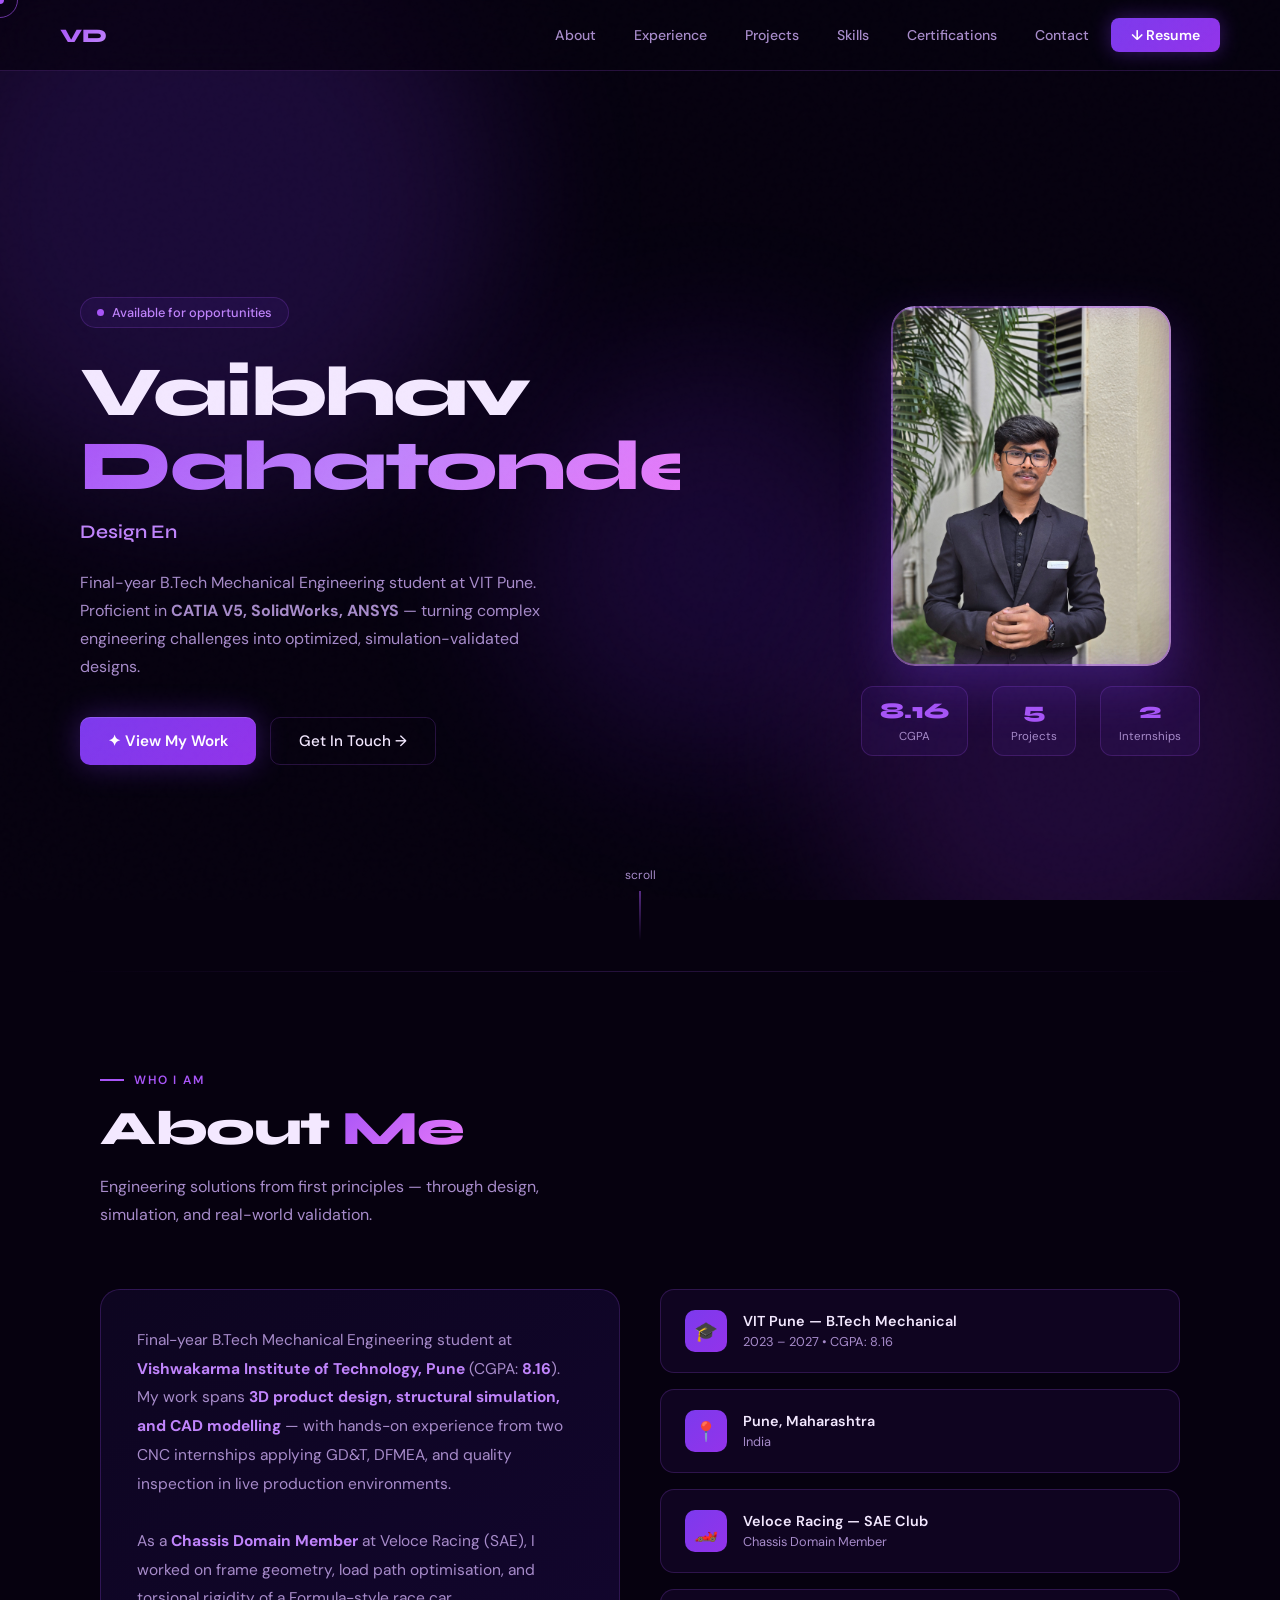
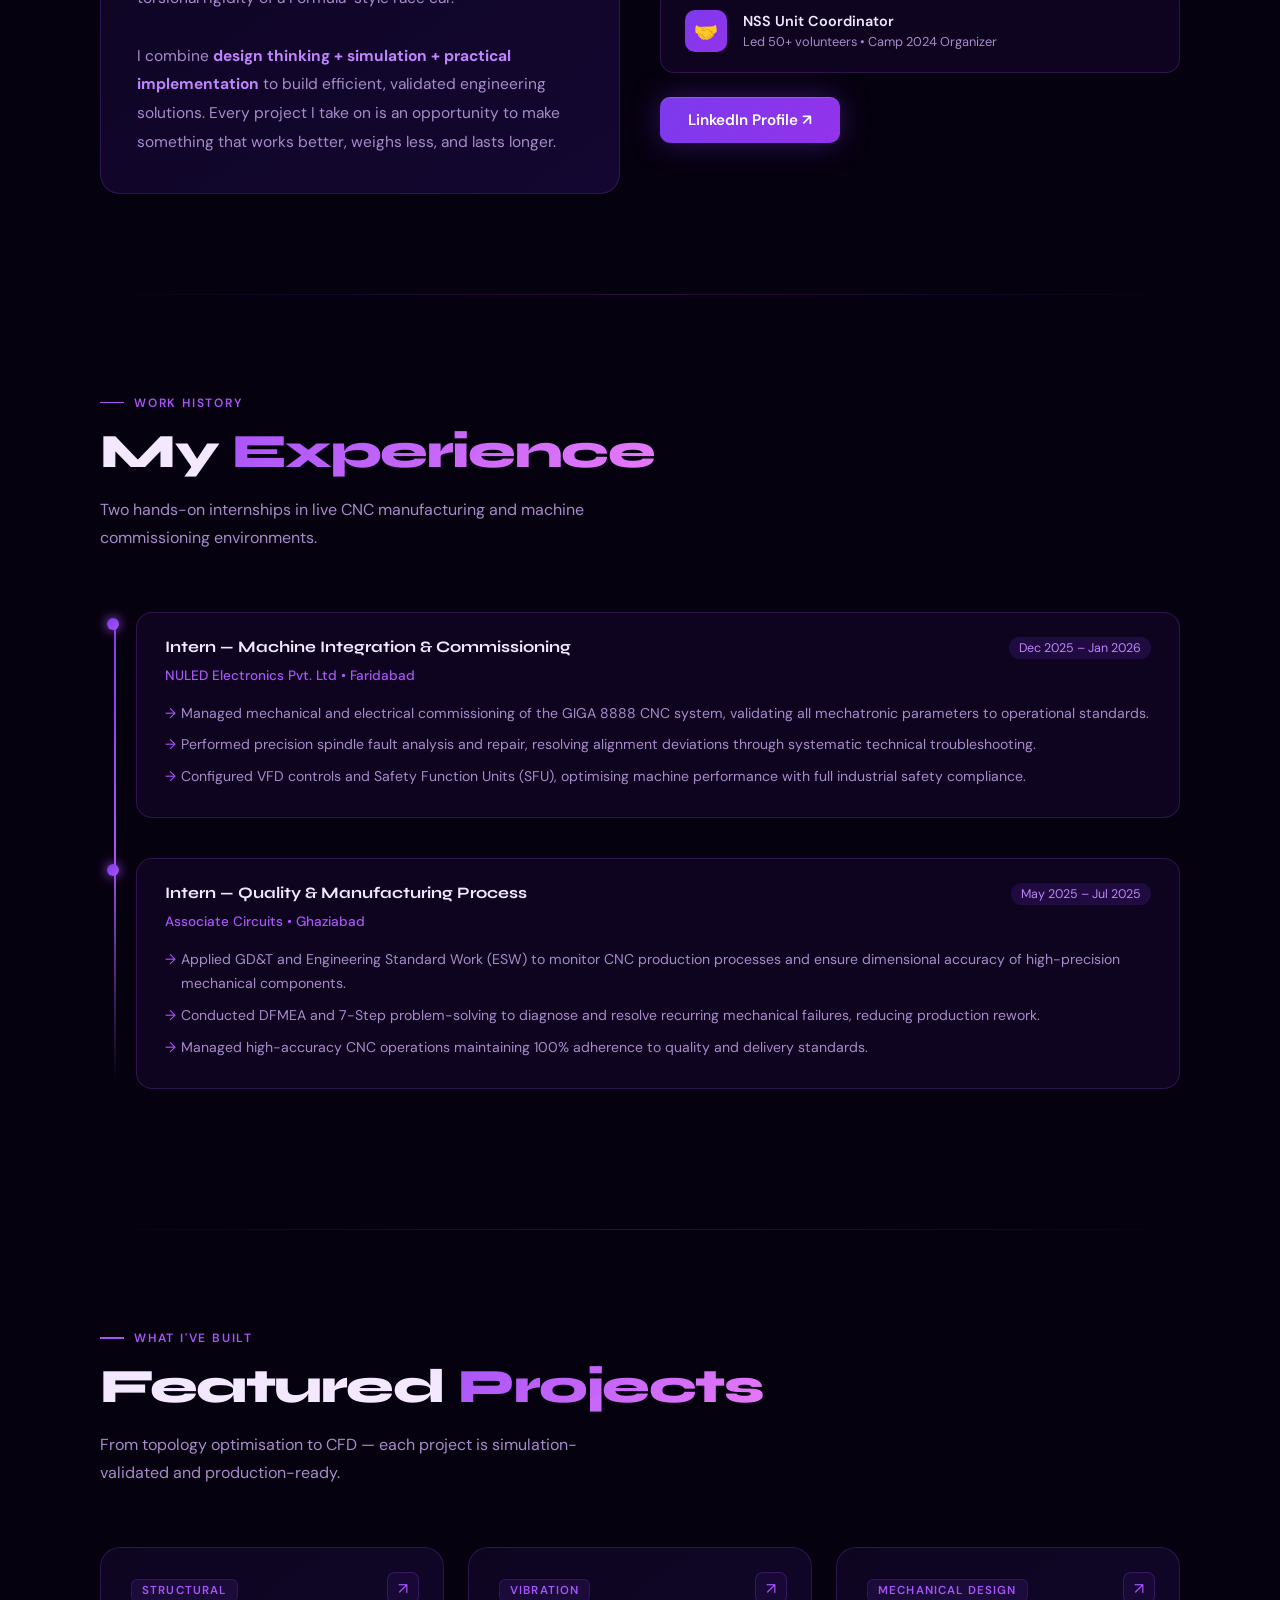
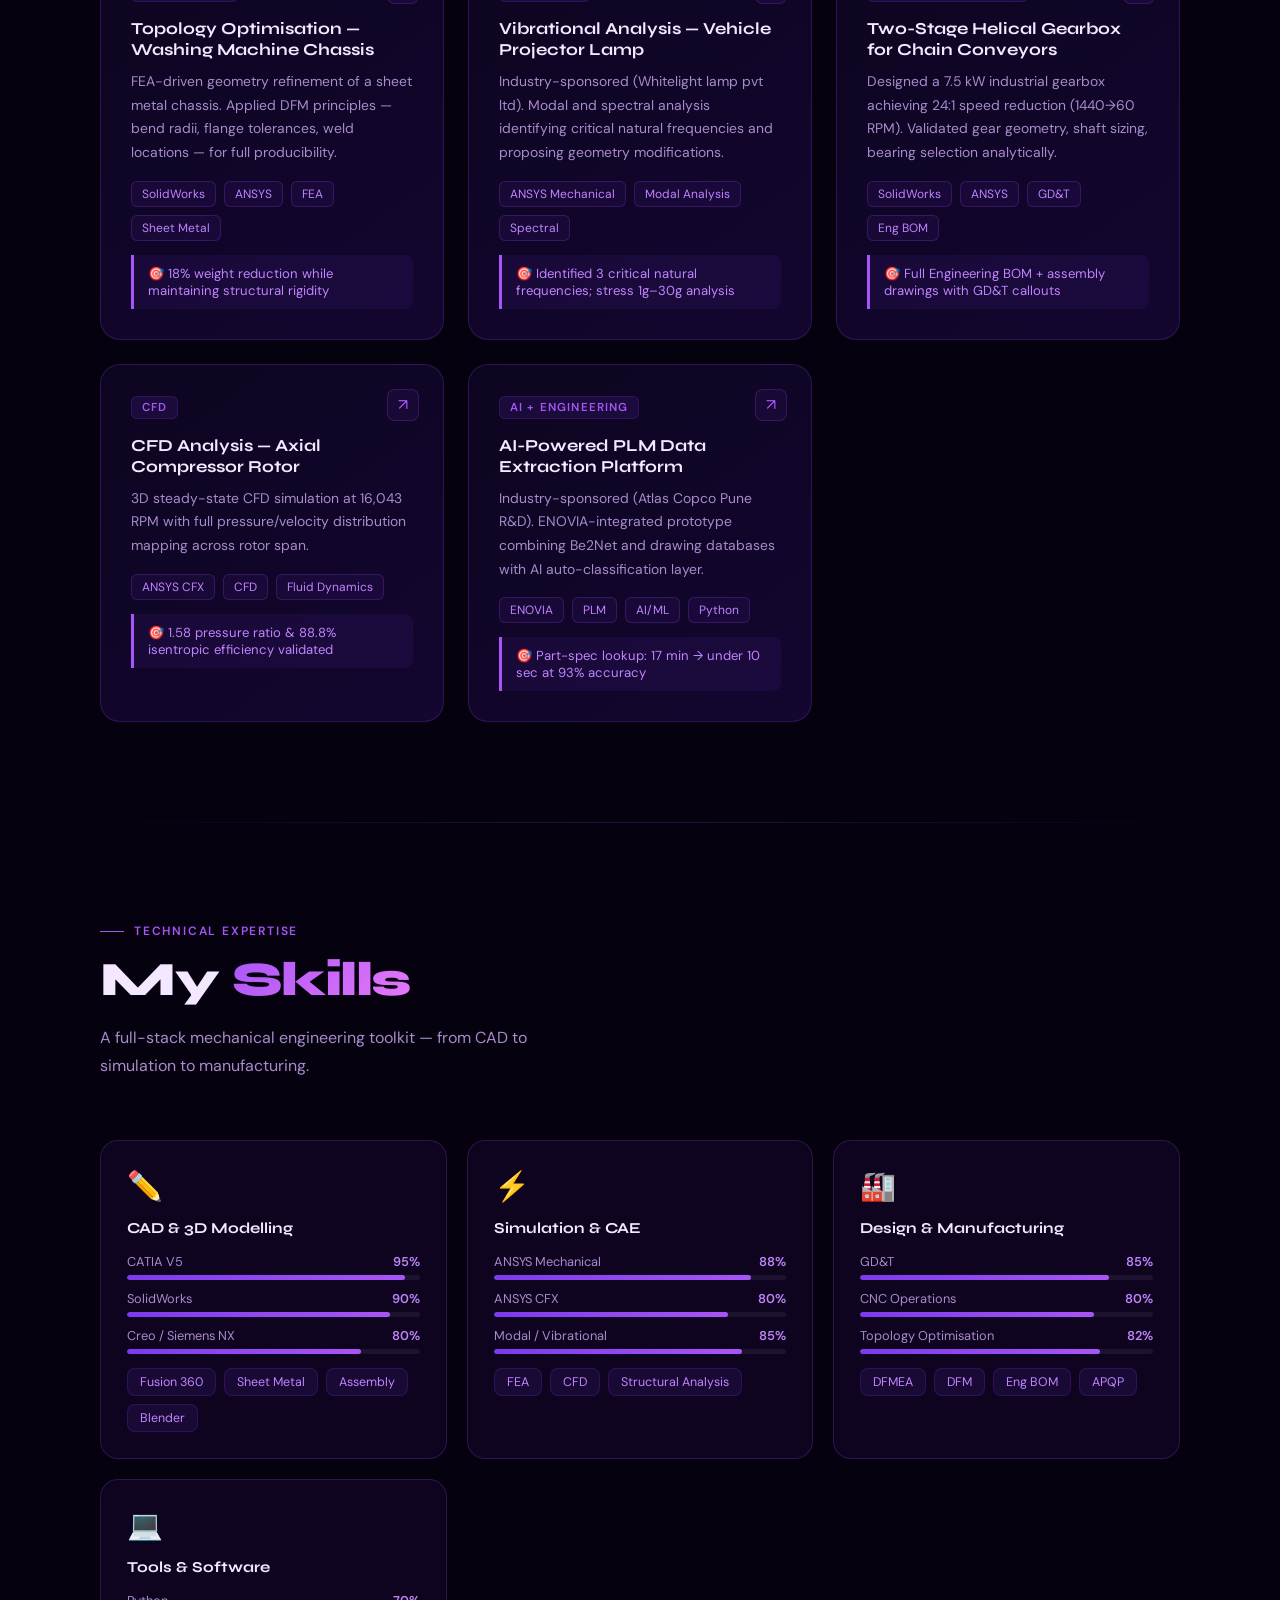
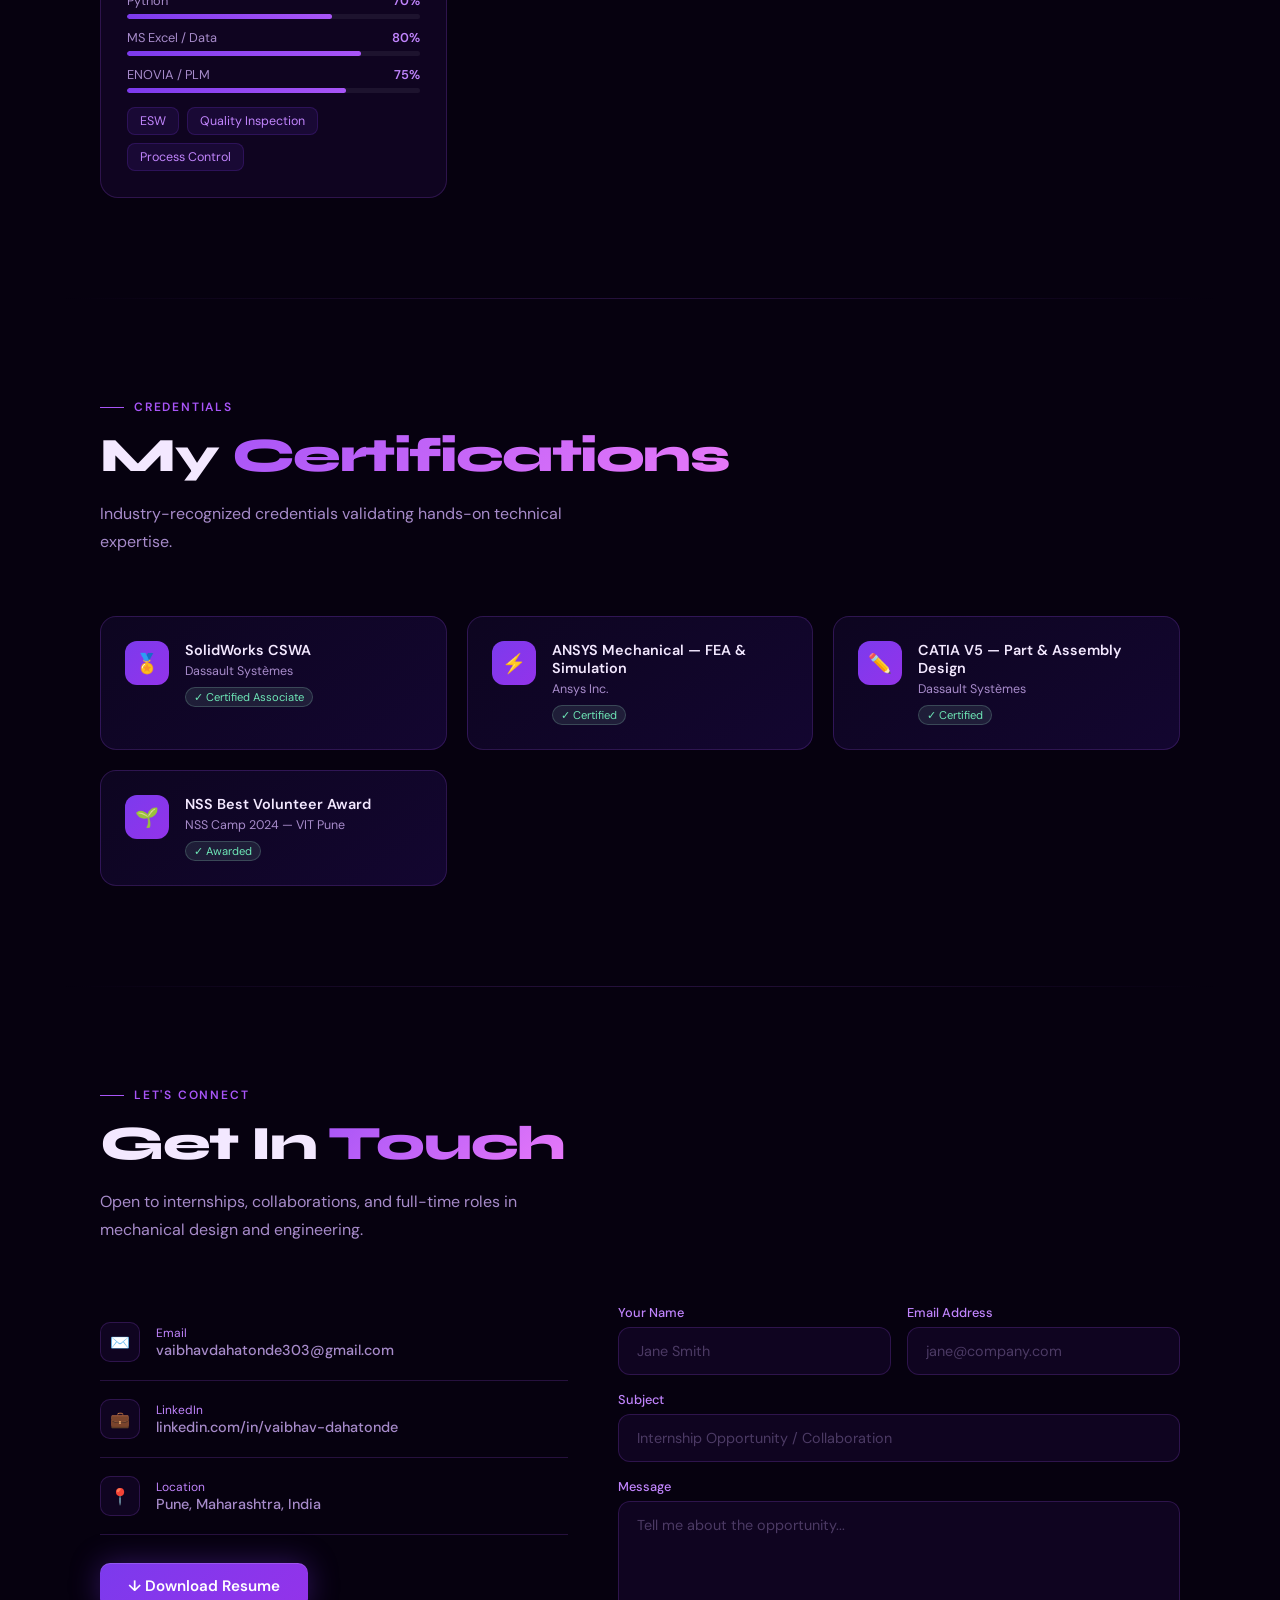
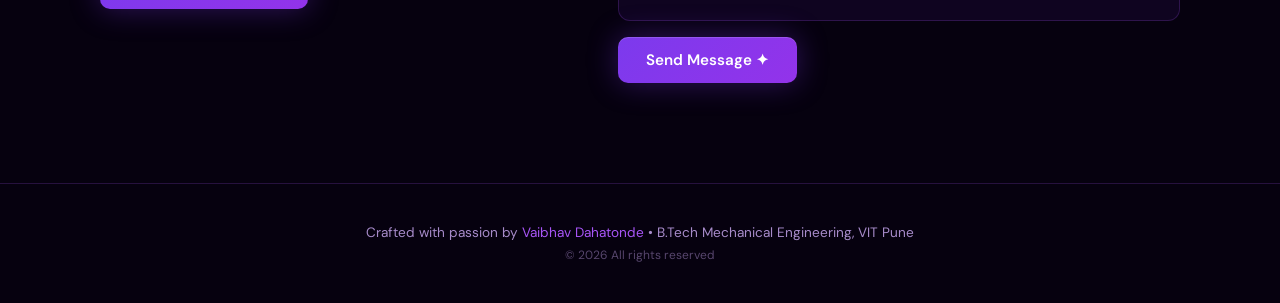
<file: index.html>
<!DOCTYPE html>
<html lang="en">
<head>
<meta charset="UTF-8">
<meta name="viewport" content="width=device-width, initial-scale=1.0">
<title>Vaibhav Dahatonde | Design Engineer</title>
<link href="https://fonts.googleapis.com/css2?family=Syne:wght@400;600;700;800&family=DM+Sans:wght@300;400;500&display=swap" rel="stylesheet">

<style>
:root {
  --v1: #7c3aed;
  --v2: #9333ea;
  --v3: #a855f7;
  --v4: #c084fc;
  --v5: #e9d5ff;
  --bg: #06010f;
  --bg2: #0d0520;
  --bg3: #130630;
  --surface: rgba(124,58,237,0.08);
  --border: rgba(168,85,247,0.2);
  --text: #f3e8ff;
  --muted: #a78bca;
  --glow: 0 0 40px rgba(124,58,237,0.5);
}

*, *::before, *::after { margin:0; padding:0; box-sizing:border-box; }

html { scroll-behavior: smooth; }

body {
  background: var(--bg);
  color: var(--text);
  font-family: 'DM Sans', sans-serif;
  overflow-x: hidden;
  cursor: none;
}

/* ─── CUSTOM CURSOR ─── */
.cursor-dot {
  position: fixed; top:0; left:0; width:8px; height:8px;
  background: var(--v3); border-radius:50%; pointer-events:none;
  z-index:9999; transform:translate(-50%,-50%);
  transition: transform 0.1s;
}
.cursor-ring {
  position: fixed; top:0; left:0; width:36px; height:36px;
  border:1.5px solid rgba(168,85,247,0.6); border-radius:50%;
  pointer-events:none; z-index:9998; transform:translate(-50%,-50%);
  transition: transform 0.15s ease, border-color 0.15s ease;
}
body:has(a:hover) .cursor-ring,
body:has(button:hover) .cursor-ring { transform:translate(-50%,-50%) scale(1.6); border-color:var(--v3); }

/* ─── NOISE OVERLAY ─── */
body::before {
  content:''; position:fixed; inset:0;
  background-image: url("data:image/svg+xml,%3Csvg viewBox='0 0 200 200' xmlns='http://www.w3.org/2000/svg'%3E%3Cfilter id='n'%3E%3CfeTurbulence type='fractalNoise' baseFrequency='0.9' numOctaves='4' stitchTiles='stitch'/%3E%3C/filter%3E%3Crect width='100%25' height='100%25' filter='url(%23n)' opacity='0.04'/%3E%3C/svg%3E");
  pointer-events:none; z-index:1000; opacity:0.4;
}

/* ─── AURORA BG ─── */
.aurora {
  position:fixed; inset:0; pointer-events:none; z-index:0; overflow:hidden;
}
.aurora-blob {
  position:absolute; border-radius:50%; filter:blur(80px); opacity:0.18; animation:drift 12s ease-in-out infinite alternate;
}
.aurora-blob:nth-child(1) { width:600px; height:600px; background:var(--v1); top:-100px; left:-100px; animation-delay:0s; }
.aurora-blob:nth-child(2) { width:500px; height:500px; background:var(--v2); bottom:-100px; right:-50px; animation-delay:-4s; }
.aurora-blob:nth-child(3) { width:400px; height:400px; background:#6d28d9; top:40%; left:40%; animation-delay:-8s; }

@keyframes drift {
  from { transform: translate(0,0) scale(1); }
  to   { transform: translate(40px,40px) scale(1.1); }
}

/* ─── NAV ─── */
header {
  display:flex; justify-content:space-between; align-items:center;
  padding:18px 60px;
  background: rgba(6,1,15,0.7);
  backdrop-filter: blur(20px);
  border-bottom: 1px solid var(--border);
  position:sticky; top:0; z-index:500;
}
.logo {
  font-family:'Syne',sans-serif; font-weight:800; font-size:1.2rem;
  background: linear-gradient(135deg, var(--v3), var(--v4));
  -webkit-background-clip:text; -webkit-text-fill-color:transparent;
  letter-spacing:-0.02em;
}
nav { display:flex; align-items:center; gap:6px; }
nav a {
  color:var(--muted); text-decoration:none; padding:8px 16px;
  border-radius:8px; font-size:0.88rem; font-weight:500;
  transition: all 0.25s; position:relative;
}
nav a:hover { color:var(--text); background:var(--surface); }

.nav-cta {
  background: linear-gradient(135deg, var(--v1), var(--v2)) !important;
  color: white !important; padding:8px 20px !important;
  border-radius:8px; font-weight:600 !important;
  box-shadow: 0 0 20px rgba(124,58,237,0.4);
}
.nav-cta:hover { box-shadow: 0 0 35px rgba(124,58,237,0.7) !important; transform:translateY(-1px); }

.hamburger { display:none; flex-direction:column; gap:5px; cursor:pointer; padding:4px; }
.hamburger span { display:block; width:24px; height:2px; background:var(--v3); border-radius:2px; transition:0.3s; }

/* ─── HERO ─── */
.hero {
  position:relative; z-index:1;
  min-height: 100vh;
  display:flex; align-items:center; justify-content:space-between;
  padding: 80px 80px 60px;
  gap:40px;
}

.hero-left { flex:1; max-width:600px; }

.hero-badge {
  display:inline-flex; align-items:center; gap:8px;
  background: var(--surface); border:1px solid var(--border);
  padding:6px 16px; border-radius:50px; margin-bottom:28px;
  font-size:0.8rem; color:var(--v4); font-weight:500;
}
.hero-badge::before { content:''; width:7px; height:7px; background:var(--v3); border-radius:50%; animation: pulse 2s ease infinite; }
@keyframes pulse { 0%,100%{opacity:1;transform:scale(1);} 50%{opacity:0.5;transform:scale(1.3);} }

h1.hero-title {
  font-family:'Syne',sans-serif; font-size:clamp(2.8rem,5.5vw,5rem);
  font-weight:800; line-height:1.05; letter-spacing:-0.03em; margin-bottom:16px;
}
.hero-title span {
  background: linear-gradient(135deg, var(--v3) 0%, #c084fc 50%, #e879f9 100%);
  -webkit-background-clip:text; -webkit-text-fill-color:transparent;
  display:block;
}

.hero-typing {
  font-family:'Syne',sans-serif; font-size:1.2rem; font-weight:600;
  color:var(--v4); margin-bottom:20px; height:1.5em;
}

.hero-desc {
  color:var(--muted); line-height:1.75; font-size:1rem; margin-bottom:36px; max-width:480px;
}

.hero-buttons { display:flex; gap:14px; flex-wrap:wrap; }

.btn-primary {
  display:inline-flex; align-items:center; gap:8px;
  padding:13px 28px;
  background: linear-gradient(135deg, var(--v1), var(--v2));
  border:none; border-radius:10px; color:white;
  font-family:'DM Sans',sans-serif; font-size:0.95rem; font-weight:600;
  cursor:pointer; text-decoration:none;
  box-shadow: 0 0 30px rgba(124,58,237,0.35), inset 0 1px 0 rgba(255,255,255,0.15);
  transition: all 0.3s;
}
.btn-primary:hover { transform:translateY(-3px); box-shadow:0 0 50px rgba(124,58,237,0.6), inset 0 1px 0 rgba(255,255,255,0.15); }

.btn-outline {
  display:inline-flex; align-items:center; gap:8px;
  padding:13px 28px;
  background:transparent; border:1.5px solid var(--border);
  border-radius:10px; color:var(--text);
  font-family:'DM Sans',sans-serif; font-size:0.95rem; font-weight:500;
  cursor:pointer; text-decoration:none; transition:all 0.3s;
}
.btn-outline:hover { border-color:var(--v3); background:var(--surface); transform:translateY(-3px); }

.hero-right {
  flex-shrink:0; display:flex; flex-direction:column; align-items:center; gap:20px;
}

.avatar-wrap {
  position:relative; width:280px; height:360px;
  border-radius: 24px;
  box-shadow: 0 20px 50px rgba(124,58,237,0.3);
  overflow: hidden;
}
.avatar-wrap::after {
  content: '';
  position: absolute;
  inset: 0;
  border-radius: 24px;
  border: 2px solid rgba(168,85,247,0.5);
  box-shadow: inset 0 0 20px rgba(124,58,237,0.2);
  pointer-events: none;
  z-index: 2;
}
.avatar-ring, .avatar-ring2 {
  display: none;
}
.avatar-wrap img {
  position: absolute;
  top: 0;
  left: 0;
  width: 100%;
  height: 100%;
  object-fit: cover;
  border-radius: 24px;
  z-index: 1;
}
.avatar-placeholder {
  width: 100%; height: 100%; border-radius: 24px;
  background: linear-gradient(135deg, var(--bg3), var(--v1));
  display:flex; align-items:center; justify-content:center;
  font-family:'Syne',sans-serif; font-size:4rem; font-weight:800;
  color:rgba(255,255,255,0.8);
}

.hero-stats {
  display:flex; gap:24px;
}
.stat-chip {
  background:var(--surface); border:1px solid var(--border);
  padding:10px 18px; border-radius:12px; text-align:center;
}
.stat-chip .num { font-family:'Syne',sans-serif; font-size:1.4rem; font-weight:800; color:var(--v3); display:block; }
.stat-chip .label { font-size:0.72rem; color:var(--muted); }

.scroll-hint {
  position:absolute; bottom:30px; left:50%; transform:translateX(-50%);
  display:flex; flex-direction:column; align-items:center; gap:8px;
  color:var(--muted); font-size:0.75rem; z-index:2;
  animation: float 2.5s ease-in-out infinite;
}
.scroll-hint::after {
  content:''; width:1px; height:50px;
  background: linear-gradient(to bottom, var(--v3), transparent);
}
@keyframes float { 0%,100%{transform:translateX(-50%) translateY(0);} 50%{transform:translateX(-50%) translateY(8px);} }

/* ─── SECTION WRAPPER ─── */
.section-wrap {
  position:relative; z-index:1;
  max-width:1200px; margin:0 auto; padding:100px 60px;
}

.section-label {
  font-size:0.75rem; font-weight:600; letter-spacing:0.15em;
  text-transform:uppercase; color:var(--v3); margin-bottom:12px;
  display:flex; align-items:center; gap:10px;
}
.section-label::before { content:''; width:24px; height:1.5px; background:var(--v3); }

h2.section-title {
  font-family:'Syne',sans-serif; font-size:clamp(2rem,4vw,3rem);
  font-weight:800; letter-spacing:-0.03em; margin-bottom:16px;
}

.section-title span {
  background: linear-gradient(135deg, var(--v3), #e879f9);
  -webkit-background-clip:text; -webkit-text-fill-color:transparent;
}

.section-desc { color:var(--muted); max-width:500px; line-height:1.75; margin-bottom:60px; }

/* ─── DIVIDER ─── */
.divider {
  height:1px; background: linear-gradient(to right, transparent, var(--border), transparent);
  margin: 0 60px; position:relative; z-index:1;
}

/* ─── ABOUT ─── */
.about-grid { display:grid; grid-template-columns:1fr 1fr; gap:40px; align-items:start; }

.about-card {
  background: linear-gradient(145deg, var(--bg2), var(--bg3));
  border:1px solid var(--border); border-radius:20px; padding:36px;
  line-height:1.85; color:var(--muted); font-size:0.97rem;
}
.about-card strong { color:var(--v4); }

.about-highlights { display:flex; flex-direction:column; gap:16px; }

.highlight-item {
  background:var(--surface); border:1px solid var(--border);
  border-radius:14px; padding:20px 24px;
  display:flex; align-items:center; gap:16px;
  transition:all 0.3s;
}
.highlight-item:hover { border-color:var(--v3); transform:translateX(6px); }

.hi-icon {
  width:42px; height:42px; border-radius:10px;
  background: linear-gradient(135deg, var(--v1), var(--v2));
  display:flex; align-items:center; justify-content:center; font-size:1.2rem; flex-shrink:0;
}
.hi-text strong { display:block; font-weight:600; font-size:0.9rem; color:var(--text); }
.hi-text span { font-size:0.8rem; color:var(--muted); }

/* ─── EXPERIENCE ─── */
.timeline { position:relative; padding-left:36px; }
.timeline::before {
  content:''; position:absolute; left:14px; top:8px; bottom:8px; width:1.5px;
  background: linear-gradient(to bottom, var(--v1), var(--v3), transparent);
}

.timeline-item { position:relative; margin-bottom:40px; }
.timeline-item::before {
  content:''; position:absolute; left:-29px; top:6px;
  width:12px; height:12px; border-radius:50%;
  background: linear-gradient(135deg, var(--v1), var(--v3));
  box-shadow: 0 0 12px var(--v3);
}

.timeline-card {
  background:var(--surface); border:1px solid var(--border);
  border-radius:16px; padding:24px 28px; transition:all 0.3s;
}
.timeline-card:hover { border-color:var(--v3); box-shadow:0 0 30px rgba(124,58,237,0.15); }

.tc-header { display:flex; justify-content:space-between; align-items:flex-start; flex-wrap:wrap; gap:8px; margin-bottom:8px; }
.tc-role { font-family:'Syne',sans-serif; font-weight:700; font-size:1rem; color:var(--text); }
.tc-period { font-size:0.78rem; color:var(--v4); background:rgba(124,58,237,0.15); padding:3px 10px; border-radius:20px; }
.tc-company { font-size:0.85rem; color:var(--v3); font-weight:500; margin-bottom:14px; }
.tc-points { list-style:none; }
.tc-points li { font-size:0.88rem; color:var(--muted); line-height:1.7; padding:4px 0; padding-left:16px; position:relative; }
.tc-points li::before { content:'→'; position:absolute; left:0; color:var(--v3); }

/* ─── PROJECTS ─── */
.projects-grid { display:grid; grid-template-columns:repeat(auto-fit,minmax(320px,1fr)); gap:24px; }

.project-card {
  background: linear-gradient(145deg, var(--bg2), var(--bg3));
  border:1px solid var(--border); border-radius:20px; padding:30px;
  transition: all 0.4s; position:relative; overflow:hidden;
  cursor:pointer;
}
.project-card::before {
  content:''; position:absolute; inset:0;
  background: linear-gradient(135deg, rgba(124,58,237,0.08), transparent);
  opacity:0; transition:0.4s;
}
.project-card:hover { border-color:var(--v3); transform:translateY(-8px); box-shadow:0 20px 60px rgba(124,58,237,0.2); }
.project-card:hover::before { opacity:1; }

.pc-tag {
  display:inline-block; font-size:0.72rem; font-weight:600; letter-spacing:0.1em;
  text-transform:uppercase; color:var(--v3); background:rgba(124,58,237,0.12);
  border:1px solid rgba(124,58,237,0.2); padding:3px 10px; border-radius:6px; margin-bottom:16px;
}
.pc-title { font-family:'Syne',sans-serif; font-size:1.05rem; font-weight:700; margin-bottom:10px; color:var(--text); }
.pc-desc { font-size:0.87rem; color:var(--muted); line-height:1.7; margin-bottom:16px; }
.pc-tools { display:flex; gap:8px; flex-wrap:wrap; }
.pc-tool {
  font-size:0.75rem; padding:4px 10px; border-radius:6px;
  background:var(--surface); border:1px solid var(--border); color:var(--v4);
}
.pc-arrow {
  position:absolute; top:24px; right:24px; width:32px; height:32px;
  border-radius:8px; background:var(--surface); border:1px solid var(--border);
  display:flex; align-items:center; justify-content:center; color:var(--v3);
  transition:0.3s; font-size:1rem;
}
.project-card:hover .pc-arrow { background:var(--v1); border-color:var(--v1); color:white; }

.pc-achievement {
  margin-top:14px; padding:10px 14px;
  background:rgba(124,58,237,0.08); border-left:3px solid var(--v3);
  border-radius:0 8px 8px 0; font-size:0.82rem; color:var(--v4);
}

/* ─── SKILLS ─── */
.skills-grid { display:grid; grid-template-columns:repeat(auto-fit,minmax(260px,1fr)); gap:20px; }

.skill-category {
  background:var(--surface); border:1px solid var(--border);
  border-radius:18px; padding:26px; transition:all 0.3s;
}
.skill-category:hover { border-color:var(--v3); box-shadow:0 0 30px rgba(124,58,237,0.15); }

.sc-icon { font-size:1.8rem; margin-bottom:14px; }
.sc-title { font-family:'Syne',sans-serif; font-weight:700; font-size:0.95rem; margin-bottom:16px; color:var(--text); }

.skill-bars { display:flex; flex-direction:column; gap:10px; }
.skill-bar-item { }
.sbi-header { display:flex; justify-content:space-between; font-size:0.8rem; margin-bottom:5px; }
.sbi-name { color:var(--muted); }
.sbi-pct { color:var(--v4); font-weight:600; }
.sbi-track { height:5px; background:rgba(255,255,255,0.06); border-radius:5px; overflow:hidden; }
.sbi-fill { height:100%; border-radius:5px; background: linear-gradient(90deg, var(--v1), var(--v3)); transform:scaleX(0); transform-origin:left; transition:transform 1.2s cubic-bezier(0.4,0,0.2,1); }
.sbi-fill.animated { transform:scaleX(1); }

.skill-tags { display:flex; flex-wrap:wrap; gap:8px; margin-top:14px; }
.skill-tag {
  font-size:0.78rem; padding:5px 12px; border-radius:8px;
  background:rgba(124,58,237,0.1); border:1px solid rgba(124,58,237,0.2);
  color:var(--v4); transition:all 0.25s;
}
.skill-tag:hover { background:rgba(124,58,237,0.2); color:var(--v3); }

/* ─── CERTIFICATIONS ─── */
.cert-grid { display:grid; grid-template-columns:repeat(auto-fit,minmax(260px,1fr)); gap:20px; }

.cert-card {
  background: linear-gradient(145deg, var(--bg2), var(--bg3));
  border:1px solid var(--border); border-radius:16px; padding:24px;
  display:flex; align-items:flex-start; gap:16px; transition:all 0.3s;
}
.cert-card:hover { border-color:var(--v3); transform:translateY(-4px); box-shadow:0 12px 40px rgba(124,58,237,0.15); }

.cert-icon {
  width:44px; height:44px; border-radius:12px; flex-shrink:0;
  background: linear-gradient(135deg, var(--v1), var(--v2));
  display:flex; align-items:center; justify-content:center; font-size:1.2rem;
}
.cert-name { font-weight:600; font-size:0.9rem; color:var(--text); margin-bottom:4px; }
.cert-issuer { font-size:0.78rem; color:var(--muted); }
.cert-badge {
  display:inline-block; margin-top:8px; font-size:0.7rem; padding:2px 8px;
  background:rgba(167,243,208,0.1); border:1px solid rgba(167,243,208,0.2);
  color:#6ee7b7; border-radius:20px;
}

/* ─── CONTACT ─── */
.contact-grid { display:grid; grid-template-columns:1fr 1.2fr; gap:50px; align-items:start; }

.contact-info { }
.contact-item {
  display:flex; align-items:center; gap:16px; padding:18px 0;
  border-bottom:1px solid var(--border); color:var(--muted);
  text-decoration:none; transition:0.3s;
}
.contact-item:hover { color:var(--text); }
.contact-item:hover .ci-icon { background: linear-gradient(135deg,var(--v1),var(--v2)); }
.ci-icon {
  width:40px; height:40px; border-radius:10px; background:var(--surface);
  border:1px solid var(--border); display:flex; align-items:center; justify-content:center;
  font-size:1rem; transition:0.3s; flex-shrink:0;
}
.ci-label { font-size:0.75rem; color:var(--v4); }
.ci-val { font-size:0.9rem; font-weight:500; }

.contact-form { display:flex; flex-direction:column; gap:16px; }
.form-group { display:flex; flex-direction:column; gap:6px; }
.form-group label { font-size:0.8rem; color:var(--v4); font-weight:500; }
.form-group input, .form-group textarea {
  background:var(--surface); border:1.5px solid var(--border);
  border-radius:12px; padding:14px 18px; color:var(--text);
  font-family:'DM Sans',sans-serif; font-size:0.9rem; outline:none;
  transition:border-color 0.3s; resize:none;
}
.form-group input:focus, .form-group textarea:focus { border-color:var(--v3); }
.form-group input::placeholder, .form-group textarea::placeholder { color:rgba(167,139,202,0.4); }

/* ─── FOOTER ─── */
footer {
  text-align:center; padding:40px 20px;
  border-top:1px solid var(--border); color:var(--muted);
  font-size:0.85rem; position:relative; z-index:1;
}
footer span { color:var(--v3); }

/* ─── MOBILE NAV ─── */
.mobile-menu {
  display:none; flex-direction:column; gap:4px;
  background:rgba(6,1,15,0.97); backdrop-filter:blur(20px);
  border-bottom:1px solid var(--border);
  padding:16px 24px;
}
.mobile-menu a {
  color:var(--muted); text-decoration:none; padding:10px 0;
  border-bottom:1px solid var(--border); font-size:0.95rem;
  transition:color 0.2s;
}
.mobile-menu a:hover { color:var(--v3); }
.mobile-menu.open { display:flex; }

/* ─── FADE IN ─── */
.fade-up {
  opacity:0; transform:translateY(30px);
  transition: opacity 0.7s ease, transform 0.7s ease;
}
.fade-up.visible { opacity:1; transform:translateY(0); }

/* ─── RESPONSIVE ─── */
@media (max-width: 900px) {
  header { padding:16px 24px; }
  nav { display:none; }
  .hamburger { display:flex; }

  .hero { flex-direction:column; padding:60px 24px 80px; text-align:center; gap:40px; }
  .hero-left { max-width:100%; }
  .hero-desc { margin:0 auto 36px; }
  .hero-buttons { justify-content:center; }
  .hero-right { width:100%; }
  .avatar-wrap { width:220px; height:220px; }
  .hero-stats { justify-content:center; }

  .section-wrap { padding:70px 24px; }
  .about-grid { grid-template-columns:1fr; }
  .contact-grid { grid-template-columns:1fr; }
  .divider { margin:0 24px; }
}

@media (max-width: 600px) {
  h2.section-title { font-size:1.8rem; }
  .hero-stats { gap:12px; }
  .stat-chip { padding:8px 14px; }
  .stat-chip .num { font-size:1.2rem; }
  .projects-grid { grid-template-columns:1fr; }
  .skills-grid { grid-template-columns:1fr; }
  .cert-grid { grid-template-columns:1fr; }
}
</style>
</head>
<body>

<div class="cursor-dot" id="dot"></div>
<div class="cursor-ring" id="ring"></div>

<div class="aurora">
  <div class="aurora-blob"></div>
  <div class="aurora-blob"></div>
  <div class="aurora-blob"></div>
</div>

<!-- ─── HEADER ─── -->
<header>
  <div class="logo">VD</div>
  <nav>
    <a href="#about">About</a>
    <a href="#experience">Experience</a>
    <a href="#projects">Projects</a>
    <a href="#skills">Skills</a>
    <a href="#certifications">Certifications</a>
    <a href="#contact">Contact</a>
    <a href="resume.pdf" download="Vaibhav_Dahatonde_Resume.pdf" class="nav-cta">↓ Resume</a>
  </nav>
  <div class="hamburger" id="hamburger" onclick="toggleMenu()">
    <span></span><span></span><span></span>
  </div>
</header>

<div class="mobile-menu" id="mobileMenu">
  <a href="#about" onclick="toggleMenu()">About</a>
  <a href="#experience" onclick="toggleMenu()">Experience</a>
  <a href="#projects" onclick="toggleMenu()">Projects</a>
  <a href="#skills" onclick="toggleMenu()">Skills</a>
  <a href="#certifications" onclick="toggleMenu()">Certifications</a>
  <a href="#contact" onclick="toggleMenu()">Contact</a>
  <a href="resume.pdf" download="Vaibhav_Dahatonde_Resume.pdf" onclick="toggleMenu()">↓ Download Resume</a>
</div>

<!-- ─── HERO ─── -->
<section class="hero">
  <div class="hero-left fade-up">
    <div class="hero-badge">Available for opportunities</div>
    <h1 class="hero-title">
      Vaibhav
      <span>Dahatonde</span>
    </h1>
    <div class="hero-typing" id="typing"></div>
    <p class="hero-desc">
      Final-year B.Tech Mechanical Engineering student at VIT Pune. Proficient in
      <strong>CATIA V5, SolidWorks, ANSYS</strong> — turning complex engineering challenges into
      optimized, simulation-validated designs.
    </p>
    <div class="hero-buttons">
      <a href="projects.html" class="btn-primary">
        ✦ View My Work
      </a>
      <a href="#contact" class="btn-outline">
        Get In Touch →
      </a>
    </div>
  </div>

  <div class="hero-right fade-up" style="transition-delay:0.2s">
    <div class="avatar-wrap">
      <div class="avatar-ring"></div>
      <div class="avatar-ring2"></div>
      <img src="avatar.jpg" alt="Vaibhav Dahatonde">
       </div>
    <div class="hero-stats">
      <div class="stat-chip">
        <span class="num" data-target="8.16">0</span>
        <span class="label">CGPA</span>
      </div>
      <div class="stat-chip">
        <span class="num" data-target="5">0</span>
        <span class="label">Projects</span>
      </div>
      <div class="stat-chip">
        <span class="num" data-target="2">0</span>
        <span class="label">Internships</span>
      </div>
    </div>
  </div>

  <div class="scroll-hint">scroll</div>
</section>

<div class="divider"></div>

<!-- ─── ABOUT ─── -->
<section id="about" class="section-wrap">
  <div class="section-label">Who I Am</div>
  <h2 class="section-title">About <span>Me</span></h2>
  <p class="section-desc">Engineering solutions from first principles — through design, simulation, and real-world validation.</p>

  <div class="about-grid fade-up">
    <div class="about-card">
      <p>
        Final-year B.Tech Mechanical Engineering student at <strong>Vishwakarma Institute of Technology, Pune</strong> (CGPA: <strong>8.16</strong>). 
        My work spans <strong>3D product design, structural simulation, and CAD modelling</strong> — with hands-on experience from two CNC internships applying GD&T, DFMEA, and quality inspection in live production environments.
        <br><br>
        As a <strong>Chassis Domain Member</strong> at Veloce Racing (SAE), I worked on frame geometry, load path optimisation, and torsional rigidity of a Formula-style race car.
        <br><br>
        I combine <strong>design thinking + simulation + practical implementation</strong> to build efficient, validated engineering solutions. Every project I take on is an opportunity to make something that works better, weighs less, and lasts longer.
      </p>
    </div>
    <div class="about-highlights">
      <div class="highlight-item">
        <div class="hi-icon">🎓</div>
        <div class="hi-text">
          <strong>VIT Pune — B.Tech Mechanical</strong>
          <span>2023 – 2027 • CGPA: 8.16</span>
        </div>
      </div>
      <div class="highlight-item">
        <div class="hi-icon">📍</div>
        <div class="hi-text">
          <strong>Pune, Maharashtra</strong>
          <span>India</span>
        </div>
      </div>
      <div class="highlight-item">
        <div class="hi-icon">🏎️</div>
        <div class="hi-text">
          <strong>Veloce Racing — SAE Club</strong>
          <span>Chassis Domain Member</span>
        </div>
      </div>
      <div class="highlight-item">
        <div class="hi-icon">🤝</div>
        <div class="hi-text">
          <strong>NSS Unit Coordinator</strong>
          <span>Led 50+ volunteers • Camp 2024 Organizer</span>
        </div>
      </div>
      <a href="https://linkedin.com/in/vaibhav-dahatonde" target="_blank" class="btn-primary" style="align-self:flex-start; margin-top:8px;">
        LinkedIn Profile ↗
      </a>
    </div>
  </div>
</section>

<div class="divider"></div>

<!-- ─── EXPERIENCE ─── -->
<section id="experience" class="section-wrap">
  <div class="section-label">Work History</div>
  <h2 class="section-title">My <span>Experience</span></h2>
  <p class="section-desc">Two hands-on internships in live CNC manufacturing and machine commissioning environments.</p>

  <div class="timeline fade-up">
    <div class="timeline-item">
      <div class="timeline-card">
        <div class="tc-header">
          <div class="tc-role">Intern — Machine Integration & Commissioning</div>
          <div class="tc-period">Dec 2025 – Jan 2026</div>
        </div>
        <div class="tc-company">NULED Electronics Pvt. Ltd • Faridabad</div>
        <ul class="tc-points">
          <li>Managed mechanical and electrical commissioning of the GIGA 8888 CNC system, validating all mechatronic parameters to operational standards.</li>
          <li>Performed precision spindle fault analysis and repair, resolving alignment deviations through systematic technical troubleshooting.</li>
          <li>Configured VFD controls and Safety Function Units (SFU), optimising machine performance with full industrial safety compliance.</li>
        </ul>
      </div>
    </div>
    <div class="timeline-item">
      <div class="timeline-card">
        <div class="tc-header">
          <div class="tc-role">Intern — Quality & Manufacturing Process</div>
          <div class="tc-period">May 2025 – Jul 2025</div>
        </div>
        <div class="tc-company">Associate Circuits • Ghaziabad</div>
        <ul class="tc-points">
          <li>Applied GD&T and Engineering Standard Work (ESW) to monitor CNC production processes and ensure dimensional accuracy of high-precision mechanical components.</li>
          <li>Conducted DFMEA and 7-Step problem-solving to diagnose and resolve recurring mechanical failures, reducing production rework.</li>
          <li>Managed high-accuracy CNC operations maintaining 100% adherence to quality and delivery standards.</li>
        </ul>
      </div>
    </div>
  </div>
</section>

<div class="divider"></div>

<!-- ─── PROJECTS ─── -->
<section id="projects" class="section-wrap">
  <div class="section-label">What I've Built</div>
  <h2 class="section-title">Featured <span>Projects</span></h2>
  <p class="section-desc">From topology optimisation to CFD — each project is simulation-validated and production-ready.</p>

  <div class="projects-grid">

    <div class="project-card fade-up">
      <div class="pc-arrow">↗</div>
      <div class="pc-tag">Structural</div>
      <div class="pc-title">Topology Optimisation — Washing Machine Chassis</div>
      <div class="pc-desc">FEA-driven geometry refinement of a sheet metal chassis. Applied DFM principles — bend radii, flange tolerances, weld locations — for full producibility.</div>
      <div class="pc-tools">
        <span class="pc-tool">SolidWorks</span>
        <span class="pc-tool">ANSYS</span>
        <span class="pc-tool">FEA</span>
        <span class="pc-tool">Sheet Metal</span>
      </div>
      <div class="pc-achievement">🎯 18% weight reduction while maintaining structural rigidity</div>
    </div>

    <div class="project-card fade-up" style="transition-delay:0.1s">
      <div class="pc-arrow">↗</div>
      <div class="pc-tag">Vibration</div>
      <div class="pc-title">Vibrational Analysis — Vehicle Projector Lamp</div>
      <div class="pc-desc">Industry-sponsored (Whitelight lamp pvt ltd). Modal and spectral analysis identifying critical natural frequencies and proposing geometry modifications.</div>
      <div class="pc-tools">
        <span class="pc-tool">ANSYS Mechanical</span>
        <span class="pc-tool">Modal Analysis</span>
        <span class="pc-tool">Spectral</span>
      </div>
      <div class="pc-achievement">🎯 Identified 3 critical natural frequencies; stress 1g–30g analysis</div>
    </div>

    <div class="project-card fade-up" style="transition-delay:0.2s">
      <div class="pc-arrow">↗</div>
      <div class="pc-tag">Mechanical Design</div>
      <div class="pc-title">Two-Stage Helical Gearbox for Chain Conveyors</div>
      <div class="pc-desc">Designed a 7.5 kW industrial gearbox achieving 24:1 speed reduction (1440→60 RPM). Validated gear geometry, shaft sizing, bearing selection analytically.</div>
      <div class="pc-tools">
        <span class="pc-tool">SolidWorks</span>
        <span class="pc-tool">ANSYS</span>
        <span class="pc-tool">GD&T</span>
        <span class="pc-tool">Eng BOM</span>
      </div>
      <div class="pc-achievement">🎯 Full Engineering BOM + assembly drawings with GD&T callouts</div>
    </div>

    <div class="project-card fade-up" style="transition-delay:0.3s">
      <div class="pc-arrow">↗</div>
      <div class="pc-tag">CFD</div>
      <div class="pc-title">CFD Analysis — Axial Compressor Rotor</div>
      <div class="pc-desc">3D steady-state CFD simulation at 16,043 RPM with full pressure/velocity distribution mapping across rotor span.</div>
      <div class="pc-tools">
        <span class="pc-tool">ANSYS CFX</span>
        <span class="pc-tool">CFD</span>
        <span class="pc-tool">Fluid Dynamics</span>
      </div>
      <div class="pc-achievement">🎯 1.58 pressure ratio & 88.8% isentropic efficiency validated</div>
    </div>

    <div class="project-card fade-up" style="transition-delay:0.4s">
      <div class="pc-arrow">↗</div>
      <div class="pc-tag">AI + Engineering</div>
      <div class="pc-title">AI-Powered PLM Data Extraction Platform</div>
      <div class="pc-desc">Industry-sponsored (Atlas Copco Pune R&D). ENOVIA-integrated prototype combining Be2Net and drawing databases with AI auto-classification layer.</div>
      <div class="pc-tools">
        <span class="pc-tool">ENOVIA</span>
        <span class="pc-tool">PLM</span>
        <span class="pc-tool">AI/ML</span>
        <span class="pc-tool">Python</span>
      </div>
      <div class="pc-achievement">🎯 Part-spec lookup: 17 min → under 10 sec at 93% accuracy</div>
    </div>

  </div>
</section>

<div class="divider"></div>

<!-- ─── SKILLS ─── -->
<section id="skills" class="section-wrap">
  <div class="section-label">Technical Expertise</div>
  <h2 class="section-title">My <span>Skills</span></h2>
  <p class="section-desc">A full-stack mechanical engineering toolkit — from CAD to simulation to manufacturing.</p>

  <div class="skills-grid">

    <div class="skill-category fade-up">
      <div class="sc-icon">✏️</div>
      <div class="sc-title">CAD & 3D Modelling</div>
      <div class="skill-bars">
        <div class="skill-bar-item">
          <div class="sbi-header"><span class="sbi-name">CATIA V5</span><span class="sbi-pct">95%</span></div>
          <div class="sbi-track"><div class="sbi-fill" style="--w:0.95"></div></div>
        </div>
        <div class="skill-bar-item">
          <div class="sbi-header"><span class="sbi-name">SolidWorks</span><span class="sbi-pct">90%</span></div>
          <div class="sbi-track"><div class="sbi-fill" style="--w:0.9"></div></div>
        </div>
        <div class="skill-bar-item">
          <div class="sbi-header"><span class="sbi-name">Creo / Siemens NX</span><span class="sbi-pct">80%</span></div>
          <div class="sbi-track"><div class="sbi-fill" style="--w:0.8"></div></div>
        </div>
      </div>
      <div class="skill-tags">
        <span class="skill-tag">Fusion 360</span>
        <span class="skill-tag">Sheet Metal</span>
        <span class="skill-tag">Assembly</span>
        <span class="skill-tag">Blender</span>
      </div>
    </div>

    <div class="skill-category fade-up" style="transition-delay:0.1s">
      <div class="sc-icon">⚡</div>
      <div class="sc-title">Simulation & CAE</div>
      <div class="skill-bars">
        <div class="skill-bar-item">
          <div class="sbi-header"><span class="sbi-name">ANSYS Mechanical</span><span class="sbi-pct">88%</span></div>
          <div class="sbi-track"><div class="sbi-fill" style="--w:0.88"></div></div>
        </div>
        <div class="skill-bar-item">
          <div class="sbi-header"><span class="sbi-name">ANSYS CFX</span><span class="sbi-pct">80%</span></div>
          <div class="sbi-track"><div class="sbi-fill" style="--w:0.8"></div></div>
        </div>
        <div class="skill-bar-item">
          <div class="sbi-header"><span class="sbi-name">Modal / Vibrational</span><span class="sbi-pct">85%</span></div>
          <div class="sbi-track"><div class="sbi-fill" style="--w:0.85"></div></div>
        </div>
      </div>
      <div class="skill-tags">
        <span class="skill-tag">FEA</span>
        <span class="skill-tag">CFD</span>
        <span class="skill-tag">Structural Analysis</span>
      </div>
    </div>

    <div class="skill-category fade-up" style="transition-delay:0.2s">
      <div class="sc-icon">🏭</div>
      <div class="sc-title">Design & Manufacturing</div>
      <div class="skill-bars">
        <div class="skill-bar-item">
          <div class="sbi-header"><span class="sbi-name">GD&T</span><span class="sbi-pct">85%</span></div>
          <div class="sbi-track"><div class="sbi-fill" style="--w:0.85"></div></div>
        </div>
        <div class="skill-bar-item">
          <div class="sbi-header"><span class="sbi-name">CNC Operations</span><span class="sbi-pct">80%</span></div>
          <div class="sbi-track"><div class="sbi-fill" style="--w:0.8"></div></div>
        </div>
        <div class="skill-bar-item">
          <div class="sbi-header"><span class="sbi-name">Topology Optimisation</span><span class="sbi-pct">82%</span></div>
          <div class="sbi-track"><div class="sbi-fill" style="--w:0.82"></div></div>
        </div>
      </div>
      <div class="skill-tags">
        <span class="skill-tag">DFMEA</span>
        <span class="skill-tag">DFM</span>
        <span class="skill-tag">Eng BOM</span>
        <span class="skill-tag">APQP</span>
      </div>
    </div>

    <div class="skill-category fade-up" style="transition-delay:0.3s">
      <div class="sc-icon">💻</div>
      <div class="sc-title">Tools & Software</div>
      <div class="skill-bars">
        <div class="skill-bar-item">
          <div class="sbi-header"><span class="sbi-name">Python</span><span class="sbi-pct">70%</span></div>
          <div class="sbi-track"><div class="sbi-fill" style="--w:0.7"></div></div>
        </div>
        <div class="skill-bar-item">
          <div class="sbi-header"><span class="sbi-name">MS Excel / Data</span><span class="sbi-pct">80%</span></div>
          <div class="sbi-track"><div class="sbi-fill" style="--w:0.8"></div></div>
        </div>
        <div class="skill-bar-item">
          <div class="sbi-header"><span class="sbi-name">ENOVIA / PLM</span><span class="sbi-pct">75%</span></div>
          <div class="sbi-track"><div class="sbi-fill" style="--w:0.75"></div></div>
        </div>
      </div>
      <div class="skill-tags">
        <span class="skill-tag">ESW</span>
        <span class="skill-tag">Quality Inspection</span>
        <span class="skill-tag">Process Control</span>
      </div>
    </div>

  </div>
</section>

<div class="divider"></div>

<!-- ─── CERTIFICATIONS ─── -->
<section id="certifications" class="section-wrap">
  <div class="section-label">Credentials</div>
  <h2 class="section-title">My <span>Certifications</span></h2>
  <p class="section-desc">Industry-recognized credentials validating hands-on technical expertise.</p>

  <div class="cert-grid fade-up">
    <div class="cert-card">
      <div class="cert-icon">🏅</div>
      <div>
        <div class="cert-name">SolidWorks CSWA</div>
        <div class="cert-issuer">Dassault Systèmes</div>
        <div class="cert-badge">✓ Certified Associate</div>
      </div>
    </div>
    <div class="cert-card">
      <div class="cert-icon">⚡</div>
      <div>
        <div class="cert-name">ANSYS Mechanical — FEA & Simulation</div>
        <div class="cert-issuer">Ansys Inc.</div>
        <div class="cert-badge">✓ Certified</div>
      </div>
    </div>
    <div class="cert-card">
      <div class="cert-icon">✏️</div>
      <div>
        <div class="cert-name">CATIA V5 — Part & Assembly Design</div>
        <div class="cert-issuer">Dassault Systèmes</div>
        <div class="cert-badge">✓ Certified</div>
      </div>
    </div>
    <div class="cert-card">
      <div class="cert-icon">🌱</div>
      <div>
        <div class="cert-name">NSS Best Volunteer Award</div>
        <div class="cert-issuer">NSS Camp 2024 — VIT Pune</div>
        <div class="cert-badge">✓ Awarded</div>
      </div>
    </div>
  </div>
</section>

<div class="divider"></div>

<!-- ─── CONTACT ─── -->
<section id="contact" class="section-wrap">
  <div class="section-label">Let's Connect</div>
  <h2 class="section-title">Get In <span>Touch</span></h2>
  <p class="section-desc">Open to internships, collaborations, and full-time roles in mechanical design and engineering.</p>

  <div class="contact-grid fade-up">
    <div class="contact-info">
      <a href="mailto:vaibhavdahatonde303@gmail.com" class="contact-item">
        <div class="ci-icon">✉️</div>
        <div>
          <div class="ci-label">Email</div>
          <div class="ci-val">vaibhavdahatonde303@gmail.com</div>
        </div>
      </a>
      <a href="https://linkedin.com/in/vaibhav-dahatonde" target="_blank" class="contact-item">
        <div class="ci-icon">💼</div>
        <div>
          <div class="ci-label">LinkedIn</div>
          <div class="ci-val">linkedin.com/in/vaibhav-dahatonde</div>
        </div>
      </a>
      <div class="contact-item">
        <div class="ci-icon">📍</div>
        <div>
          <div class="ci-label">Location</div>
          <div class="ci-val">Pune, Maharashtra, India</div>
        </div>
      </div>
      <div style="margin-top:28px;">
        <a href="resume.pdf" download="Vaibhav_Dahatonde_Resume.pdf" class="btn-primary">
          ↓ Download Resume
        </a>
      </div>
    </div>

    <form class="contact-form" onsubmit="handleSubmit(event)">
      <div style="display:grid; grid-template-columns:1fr 1fr; gap:16px;">
        <div class="form-group">
          <label>Your Name</label>
          <input type="text" placeholder="Jane Smith" required>
        </div>
        <div class="form-group">
          <label>Email Address</label>
          <input type="email" placeholder="jane@company.com" required>
        </div>
      </div>
      <div class="form-group">
        <label>Subject</label>
        <input type="text" placeholder="Internship Opportunity / Collaboration">
      </div>
      <div class="form-group">
        <label>Message</label>
        <textarea rows="5" placeholder="Tell me about the opportunity..." required></textarea>
      </div>
      <button type="submit" class="btn-primary" style="align-self:flex-start; border:none; font-size:0.95rem;">
        Send Message ✦
      </button>
    </form>
  </div>
</section>

<!-- ─── FOOTER ─── -->
<footer>
  <p>Crafted with passion by <span>Vaibhav Dahatonde</span> • B.Tech Mechanical Engineering, VIT Pune</p>
  <p style="margin-top:6px; font-size:0.75rem; opacity:0.5;">© 2026 All rights reserved</p>
</footer>

<script>
/* CURSOR */
const dot = document.getElementById('dot');
const ring = document.getElementById('ring');
let mx=0, my=0, rx=0, ry=0;
document.addEventListener('mousemove', e => { mx=e.clientX; my=e.clientY; dot.style.left=mx+'px'; dot.style.top=my+'px'; });
(function loop(){ rx+=(mx-rx)*0.12; ry+=(my-ry)*0.12; ring.style.left=rx+'px'; ring.style.top=ry+'px'; requestAnimationFrame(loop); })();

/* TYPING */
const phrases = ["Design Engineer","CAD Specialist","CAE Analyst","FEA Expert","Mechanical Innovator"];
let pi=0, ci=0, del=false;
function typeLoop() {
  const cur=phrases[pi];
  document.getElementById('typing').textContent = (del?cur.slice(0,ci):cur.slice(0,ci));
  if(!del){ci++;if(ci>cur.length){del=true;setTimeout(typeLoop,1200);return;}}
  else{ci--;if(ci<0){del=false;pi=(pi+1)%phrases.length;}}
  setTimeout(typeLoop, del?45:100);
}
typeLoop();

/* HAMBURGER */
function toggleMenu(){
  document.getElementById('mobileMenu').classList.toggle('open');
}


/* FORM */
function handleSubmit(e){
  e.preventDefault();
  const btn=e.target.querySelector('button[type=submit]');
  btn.textContent='Message Sent! ✓';
  btn.style.background='linear-gradient(135deg,#059669,#10b981)';
  setTimeout(()=>{btn.textContent='Send Message ✦'; btn.style.background=''; e.target.reset();},3000);
}

/* COUNTERS */
function runCounters(){
  document.querySelectorAll('.num[data-target]').forEach(el=>{
    const t=parseFloat(el.dataset.target), dec=t%1!==0;
    let c=0, steps=80;
    const inc=t/steps;
    const tid=setInterval(()=>{
      c=Math.min(c+inc,t);
      el.textContent=dec?c.toFixed(2):Math.ceil(c);
      if(c>=t)clearInterval(tid);
    },18);
  });
}

/* SCROLL ANIMATIONS */
const observer=new IntersectionObserver(entries=>{
  entries.forEach(e=>{
    if(e.isIntersecting){
      e.target.classList.add('visible');
      /* animate skill bars */
      e.target.querySelectorAll('.sbi-fill').forEach((f,i)=>{
        const w=f.style.getPropertyValue('--w')||'0';
        setTimeout(()=>{ f.style.width=(parseFloat(w)*100)+'%'; f.classList.add('animated'); },i*100);
      });
    }
  });
},{threshold:0.15});

document.querySelectorAll('.fade-up').forEach(el=>observer.observe(el));

/* Trigger hero fade-ups on load */
setTimeout(()=>{
  document.querySelectorAll('.hero .fade-up').forEach(el=>el.classList.add('visible'));
  runCounters();
},200);

/* SKILL BAR WIDTHS */
document.querySelectorAll('.sbi-fill').forEach(f=>{
  const w=f.style.getPropertyValue('--w');
  if(w) f.style.setProperty('--target-w',(parseFloat(w)*100)+'%');
});

/* PARALLAX AURORA */
document.addEventListener('mousemove',e=>{
  const blobs=document.querySelectorAll('.aurora-blob');
  const xf=(e.clientX/window.innerWidth-0.5)*20;
  const yf=(e.clientY/window.innerHeight-0.5)*20;
  blobs.forEach((b,i)=>{ b.style.transform=`translate(${xf*(i+1)*0.4}px,${yf*(i+1)*0.4}px)`; });
});
</script>
</body>
</html>
</file>
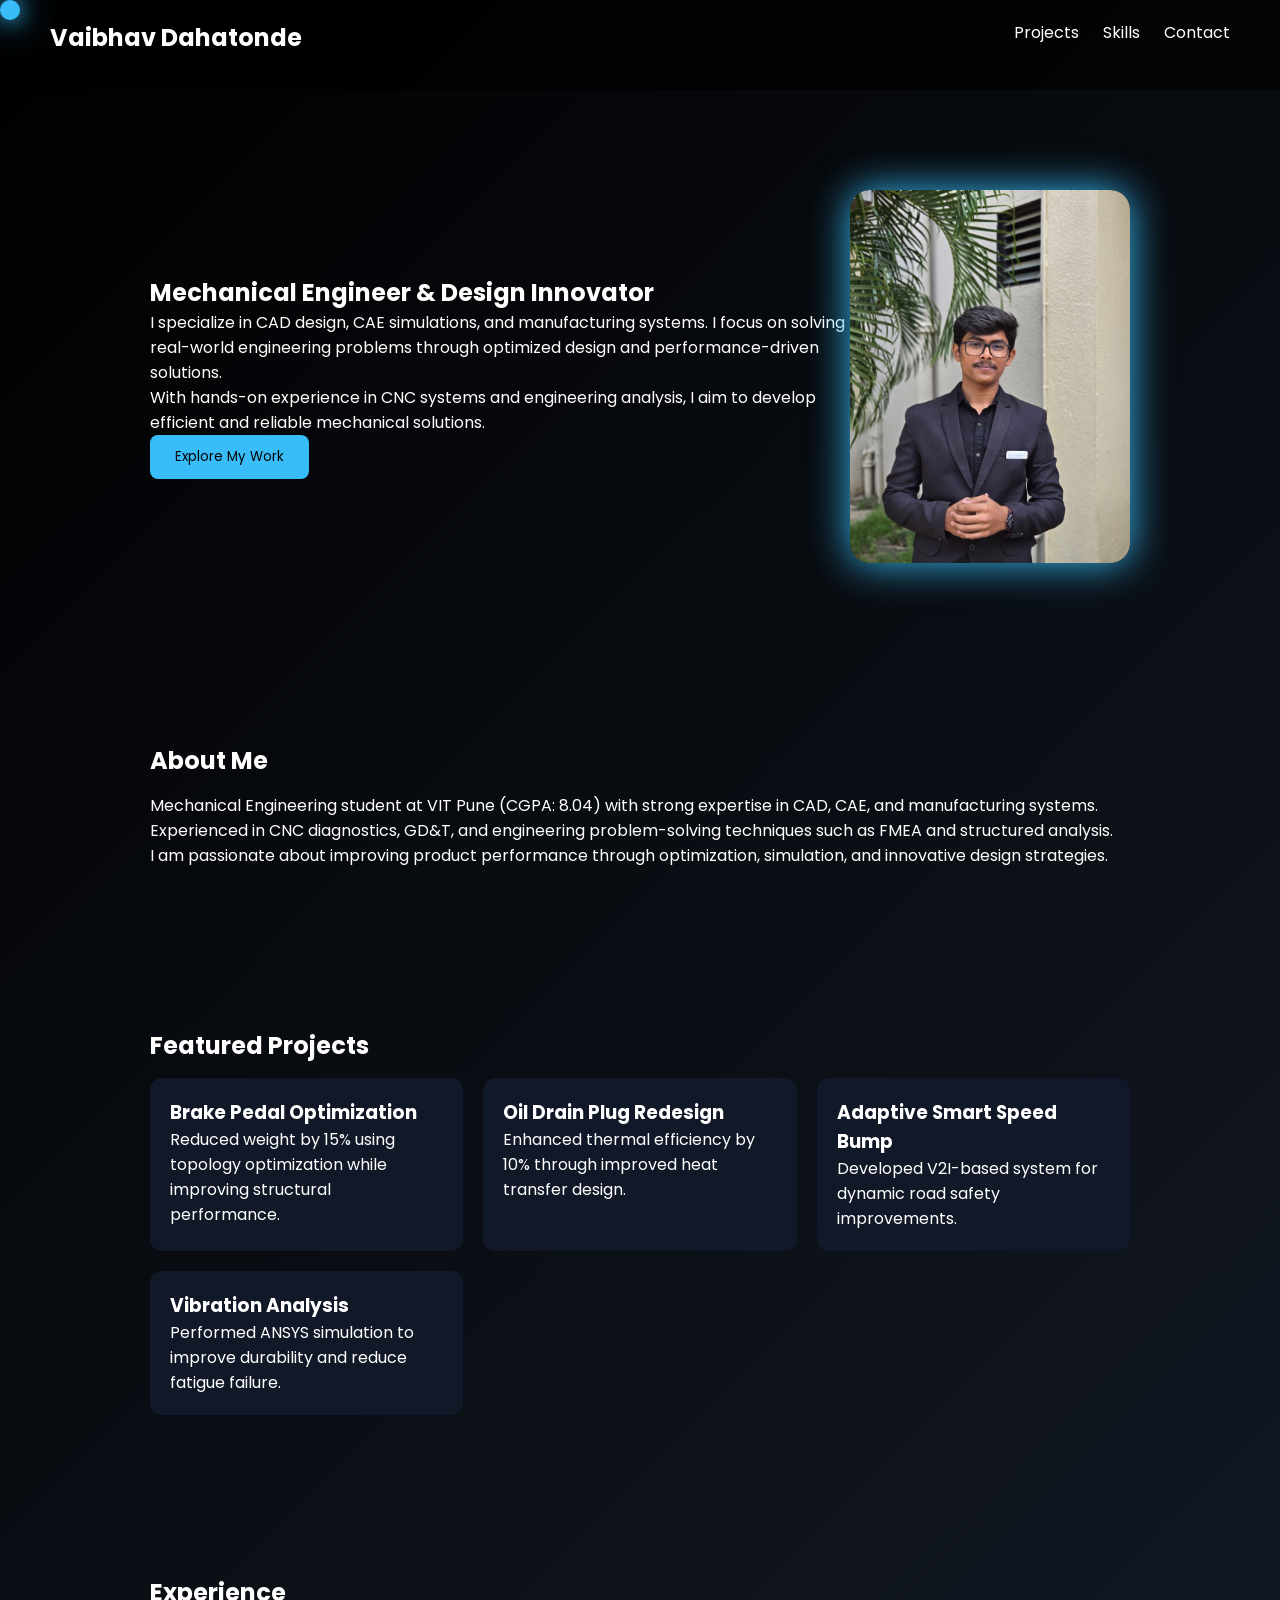
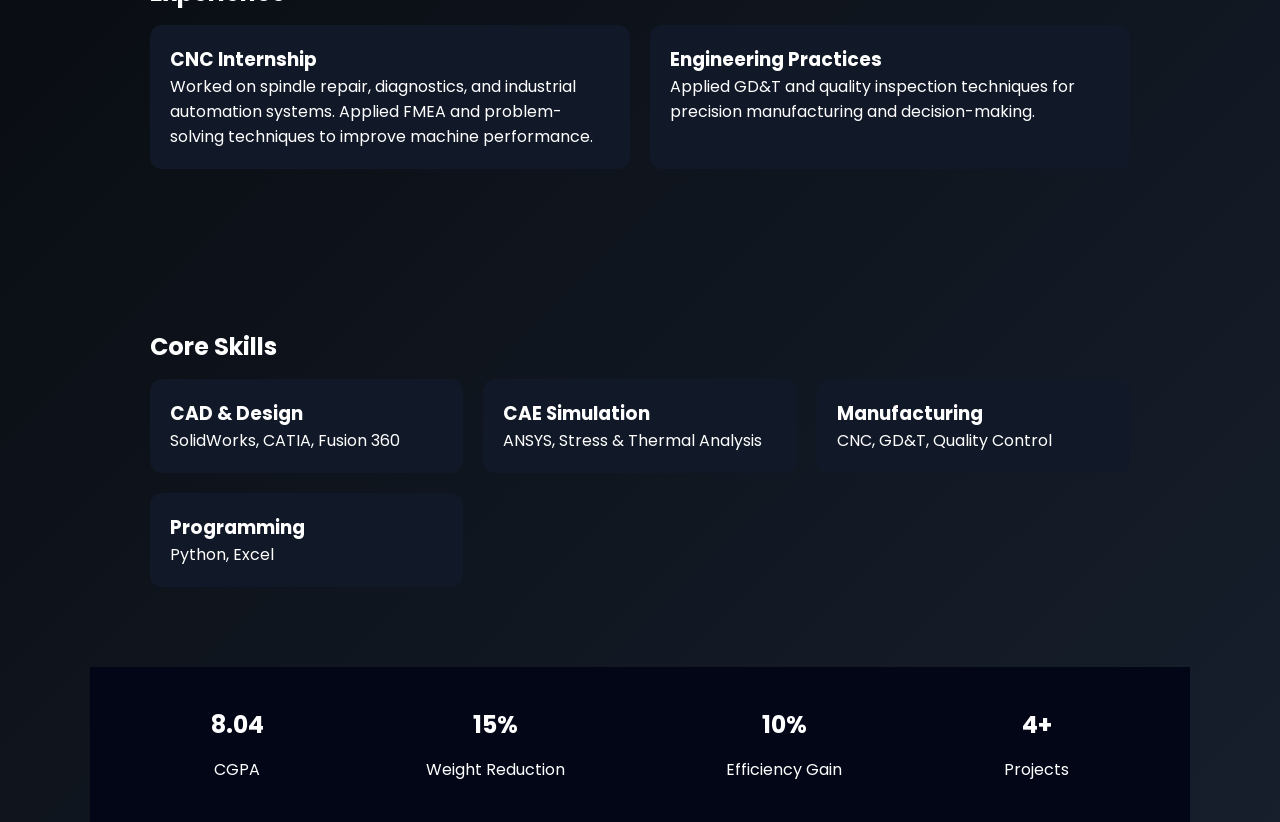
<file: Portfolio/index.html>
<!DOCTYPE html>
<html lang="en">
<head>
<meta charset="UTF-8">
<meta name="viewport" content="width=device-width, initial-scale=1.0">

<title>Vaibhav Dahatonde | Portfolio</title>

<link href="https://fonts.googleapis.com/css2?family=Poppins:wght@300;500;700&display=swap" rel="stylesheet">

<style>
*{margin:0;padding:0;box-sizing:border-box;font-family:'Poppins';}

body{
background:linear-gradient(-45deg,#0f172a,#020617,#1e293b,#000);
background-size:400% 400%;
animation:bg 10s infinite;
color:white;
opacity:0;
transition:0.8s;
}

@keyframes bg{
0%{background-position:0%}
50%{background-position:100%}
100%{background-position:0%}
}

/* LOADER */
#loader{
position:fixed;
width:100%;
height:100%;
background:#000;
display:flex;
justify-content:center;
align-items:center;
z-index:9999;
color:#38bdf8;
font-size:30px;
}

/* NAV */
header{
display:flex;
justify-content:space-between;
padding:20px 50px;
background:rgba(0,0,0,0.6);
position:sticky;
top:0;
}

nav a{
color:white;
margin-left:20px;
text-decoration:none;
}

/* HERO */
.hero{
display:flex;
justify-content:space-between;
align-items:center;
padding:100px 60px;
}

.hero img{
width:280px;
border-radius:20px;
box-shadow:0 0 40px #38bdf8;
}

/* BUTTON */
.btn{
padding:12px 25px;
background:#38bdf8;
border:none;
border-radius:8px;
cursor:pointer;
}

/* SECTION */
section{
padding:80px 60px;
max-width:1100px;
margin:auto;
}

/* CARDS */
.cards{
display:grid;
grid-template-columns:repeat(auto-fit,minmax(250px,1fr));
gap:20px;
}

.card{
background:#111827;
padding:20px;
border-radius:12px;
transition:0.2s;
}

/* CURSOR */
.cursor{
position:fixed;
width:20px;
height:20px;
background:#38bdf8;
border-radius:50%;
pointer-events:none;
box-shadow:0 0 20px #38bdf8,0 0 40px #38bdf8;
z-index:999;
}

/* STATS */
.stats{
display:flex;
justify-content:space-around;
padding:40px;
background:#020617;
text-align:center;
}

h2{margin-bottom:15px;}

</style>
</head>

<body>

<div id="loader">Loading...</div>
<div class="cursor"></div>

<header>
<h2>Vaibhav Dahatonde</h2>
<nav>
<a href="projects.html">Projects</a>
<a href="skills.html">Skills</a>
<a href="contact.html">Contact</a>
</nav>
</header>

<!-- HERO -->
<section class="hero">

<div>
<h1>Mechanical Engineer & Design Innovator</h1>

<p>
I specialize in CAD design, CAE simulations, and manufacturing systems.  
I focus on solving real-world engineering problems through optimized design and performance-driven solutions.
</p>

<p>
With hands-on experience in CNC systems and engineering analysis, I aim to develop efficient and reliable mechanical solutions.
</p>

<button class="btn">Explore My Work</button>
</div>

<img src="profile.jpg">

</section>

<!-- ABOUT -->
<section>

<h2>About Me</h2>

<p>
Mechanical Engineering student at VIT Pune (CGPA: 8.04) with strong expertise in CAD, CAE, and manufacturing systems.
</p>

<p>
Experienced in CNC diagnostics, GD&T, and engineering problem-solving techniques such as FMEA and structured analysis.
</p>

<p>
I am passionate about improving product performance through optimization, simulation, and innovative design strategies.
</p>

</section>

<!-- PROJECTS -->
<section>

<h2>Featured Projects</h2>

<div class="cards">

<div class="card">
<h3>Brake Pedal Optimization</h3>
<p>Reduced weight by 15% using topology optimization while improving structural performance.</p>
</div>

<div class="card">
<h3>Oil Drain Plug Redesign</h3>
<p>Enhanced thermal efficiency by 10% through improved heat transfer design.</p>
</div>

<div class="card">
<h3>Adaptive Smart Speed Bump</h3>
<p>Developed V2I-based system for dynamic road safety improvements.</p>
</div>

<div class="card">
<h3>Vibration Analysis</h3>
<p>Performed ANSYS simulation to improve durability and reduce fatigue failure.</p>
</div>

</div>

</section>

<!-- EXPERIENCE -->
<section>

<h2>Experience</h2>

<div class="cards">

<div class="card">
<h3>CNC Internship</h3>
<p>
Worked on spindle repair, diagnostics, and industrial automation systems.  
Applied FMEA and problem-solving techniques to improve machine performance.
</p>
</div>

<div class="card">
<h3>Engineering Practices</h3>
<p>
Applied GD&T and quality inspection techniques for precision manufacturing and decision-making.
</p>
</div>

</div>

</section>

<!-- SKILLS -->
<section>

<h2>Core Skills</h2>

<div class="cards">

<div class="card">
<h3>CAD & Design</h3>
<p>SolidWorks, CATIA, Fusion 360</p>
</div>

<div class="card">
<h3>CAE Simulation</h3>
<p>ANSYS, Stress & Thermal Analysis</p>
</div>

<div class="card">
<h3>Manufacturing</h3>
<p>CNC, GD&T, Quality Control</p>
</div>

<div class="card">
<h3>Programming</h3>
<p>Python, Excel</p>
</div>

</div>

</section>

<!-- STATS -->
<section class="stats">

<div>
<h2>8.04</h2>
<p>CGPA</p>
</div>

<div>
<h2>15%</h2>
<p>Weight Reduction</p>
</div>

<div>
<h2>10%</h2>
<p>Efficiency Gain</p>
</div>

<div>
<h2>4+</h2>
<p>Projects</p>
</div>

</section>

<script>

// LOAD EFFECT
window.onload=()=>{
document.body.style.opacity="1";
document.getElementById("loader").style.display="none";
}

// CURSOR
const cursor=document.querySelector(".cursor");
document.addEventListener("mousemove",e=>{
cursor.style.top=e.clientY+"px";
cursor.style.left=e.clientX+"px";
});

// TILT
document.querySelectorAll(".card").forEach(card=>{
card.addEventListener("mousemove",e=>{
let x=e.offsetX;
let y=e.offsetY;
let cx=card.offsetWidth/2;
let cy=card.offsetHeight/2;
card.style.transform=`rotateX(${-(y-cy)/10}deg) rotateY(${(x-cx)/10}deg)`;
});
card.addEventListener("mouseleave",()=>card.style.transform="none");
});

</script>

</body>
</html>
</file>
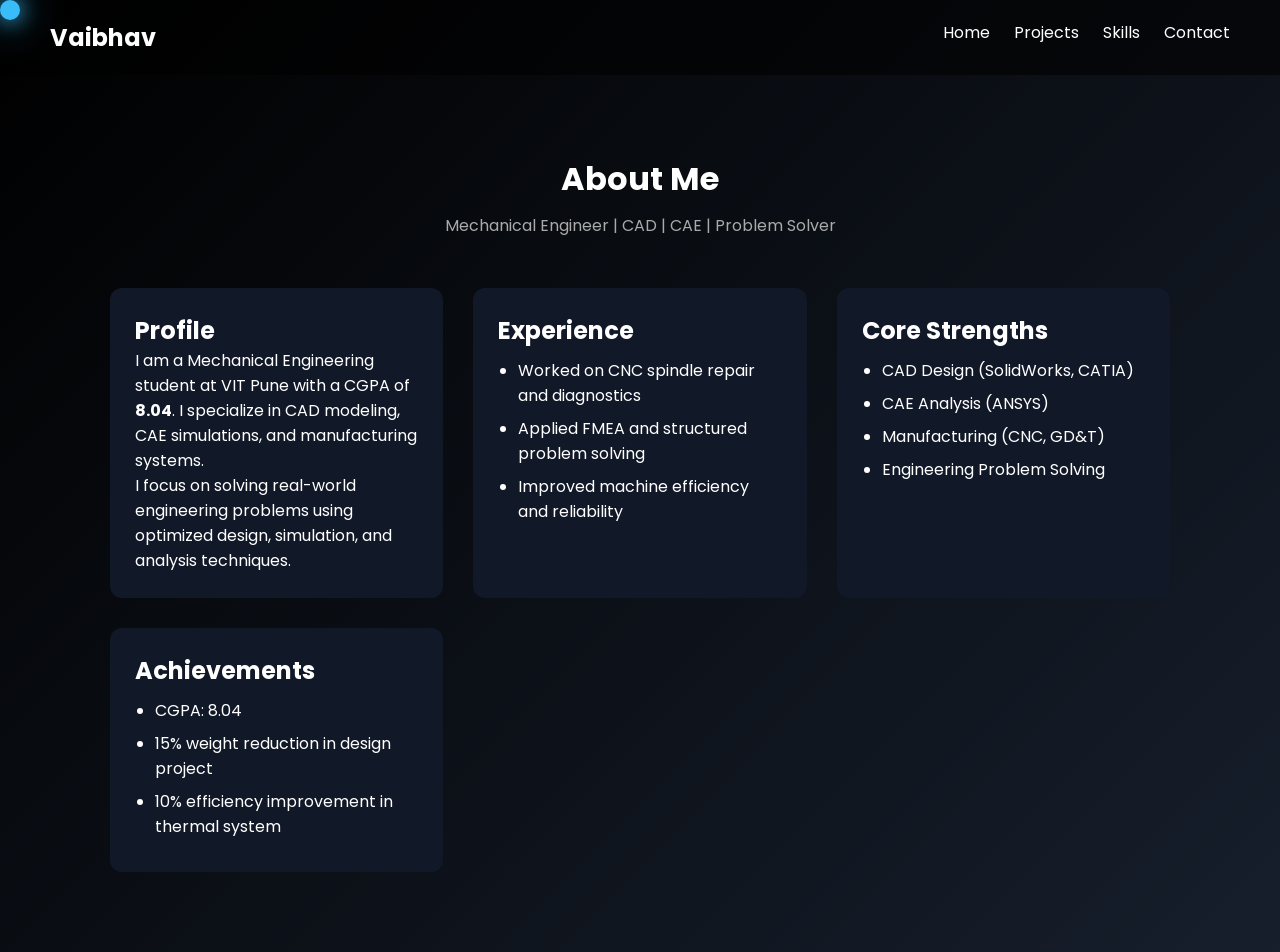
<file: about.html>
<!DOCTYPE html>
<html lang="en">
<head>
<meta charset="UTF-8">
<meta name="viewport" content="width=device-width, initial-scale=1.0">

<title>About | Vaibhav Dahatonde</title>

<link href="https://fonts.googleapis.com/css2?family=Poppins:wght@300;500;700&display=swap" rel="stylesheet">

<style>
*{margin:0;padding:0;box-sizing:border-box;font-family:'Poppins';}

body{
background:linear-gradient(-45deg,#0f172a,#020617,#1e293b,#000);
background-size:400% 400%;
animation:bg 10s infinite;
color:white;
}

@keyframes bg{
0%{background-position:0%}
50%{background-position:100%}
100%{background-position:0%}
}

/* NAV */
header{
display:flex;
justify-content:space-between;
padding:20px 50px;
background:rgba(0,0,0,0.6);
}

nav a{
color:white;
margin-left:20px;
text-decoration:none;
}

/* CONTAINER */
.container{
max-width:1100px;
margin:auto;
padding:80px 20px;
}

/* TITLE */
h1{
text-align:center;
margin-bottom:10px;
}

.subtitle{
text-align:center;
color:#aaa;
margin-bottom:50px;
}

/* GRID */
.grid{
display:grid;
grid-template-columns:repeat(auto-fit,minmax(300px,1fr));
gap:30px;
}

/* CARD */
.card{
background:#111827;
padding:25px;
border-radius:12px;
transition:0.3s;
}

.card:hover{
transform:translateY(-10px);
box-shadow:0 0 25px #38bdf8;
}

/* CURSOR */
.cursor{
position:fixed;
width:20px;
height:20px;
background:#38bdf8;
border-radius:50%;
pointer-events:none;
box-shadow:0 0 20px #38bdf8,0 0 40px #38bdf8;
z-index:999;
}

/* LIST */
ul{margin-top:10px;padding-left:20px;}
li{margin:8px 0;}

</style>
</head>

<body>

<div class="cursor"></div>

<header>
<h2>Vaibhav</h2>
<nav>
<a href="index.html">Home</a>
<a href="projects.html">Projects</a>
<a href="skills.html">Skills</a>
<a href="contact.html">Contact</a>
</nav>
</header>

<div class="container">

<h1>About Me</h1>
<p class="subtitle">Mechanical Engineer | CAD | CAE | Problem Solver</p>

<div class="grid">

<!-- PROFILE -->
<div class="card">
<h2>Profile</h2>
<p>
I am a Mechanical Engineering student at VIT Pune with a CGPA of <b>8.04</b>. 
I specialize in CAD modeling, CAE simulations, and manufacturing systems.
</p>

<p>
I focus on solving real-world engineering problems using optimized design, simulation, and analysis techniques.
</p>
</div>

<!-- EXPERIENCE -->
<div class="card">
<h2>Experience</h2>

<ul>
<li>Worked on CNC spindle repair and diagnostics</li>
<li>Applied FMEA and structured problem solving</li>
<li>Improved machine efficiency and reliability</li>
</ul>

</div>

<!-- SKILLS SUMMARY -->
<div class="card">
<h2>Core Strengths</h2>

<ul>
<li>CAD Design (SolidWorks, CATIA)</li>
<li>CAE Analysis (ANSYS)</li>
<li>Manufacturing (CNC, GD&T)</li>
<li>Engineering Problem Solving</li>
</ul>

</div>

<!-- ACHIEVEMENTS -->
<div class="card">
<h2>Achievements</h2>

<ul>
<li>CGPA: 8.04</li>
<li>15% weight reduction in design project</li>
<li>10% efficiency improvement in thermal system</li>
</ul>

</div>

</div>

</div>

<script>

// CURSOR EFFECT
const cursor=document.querySelector(".cursor");
document.addEventListener("mousemove",e=>{
cursor.style.top=e.clientY+"px";
cursor.style.left=e.clientX+"px";
});

</script>

</body>
</html>
</file>
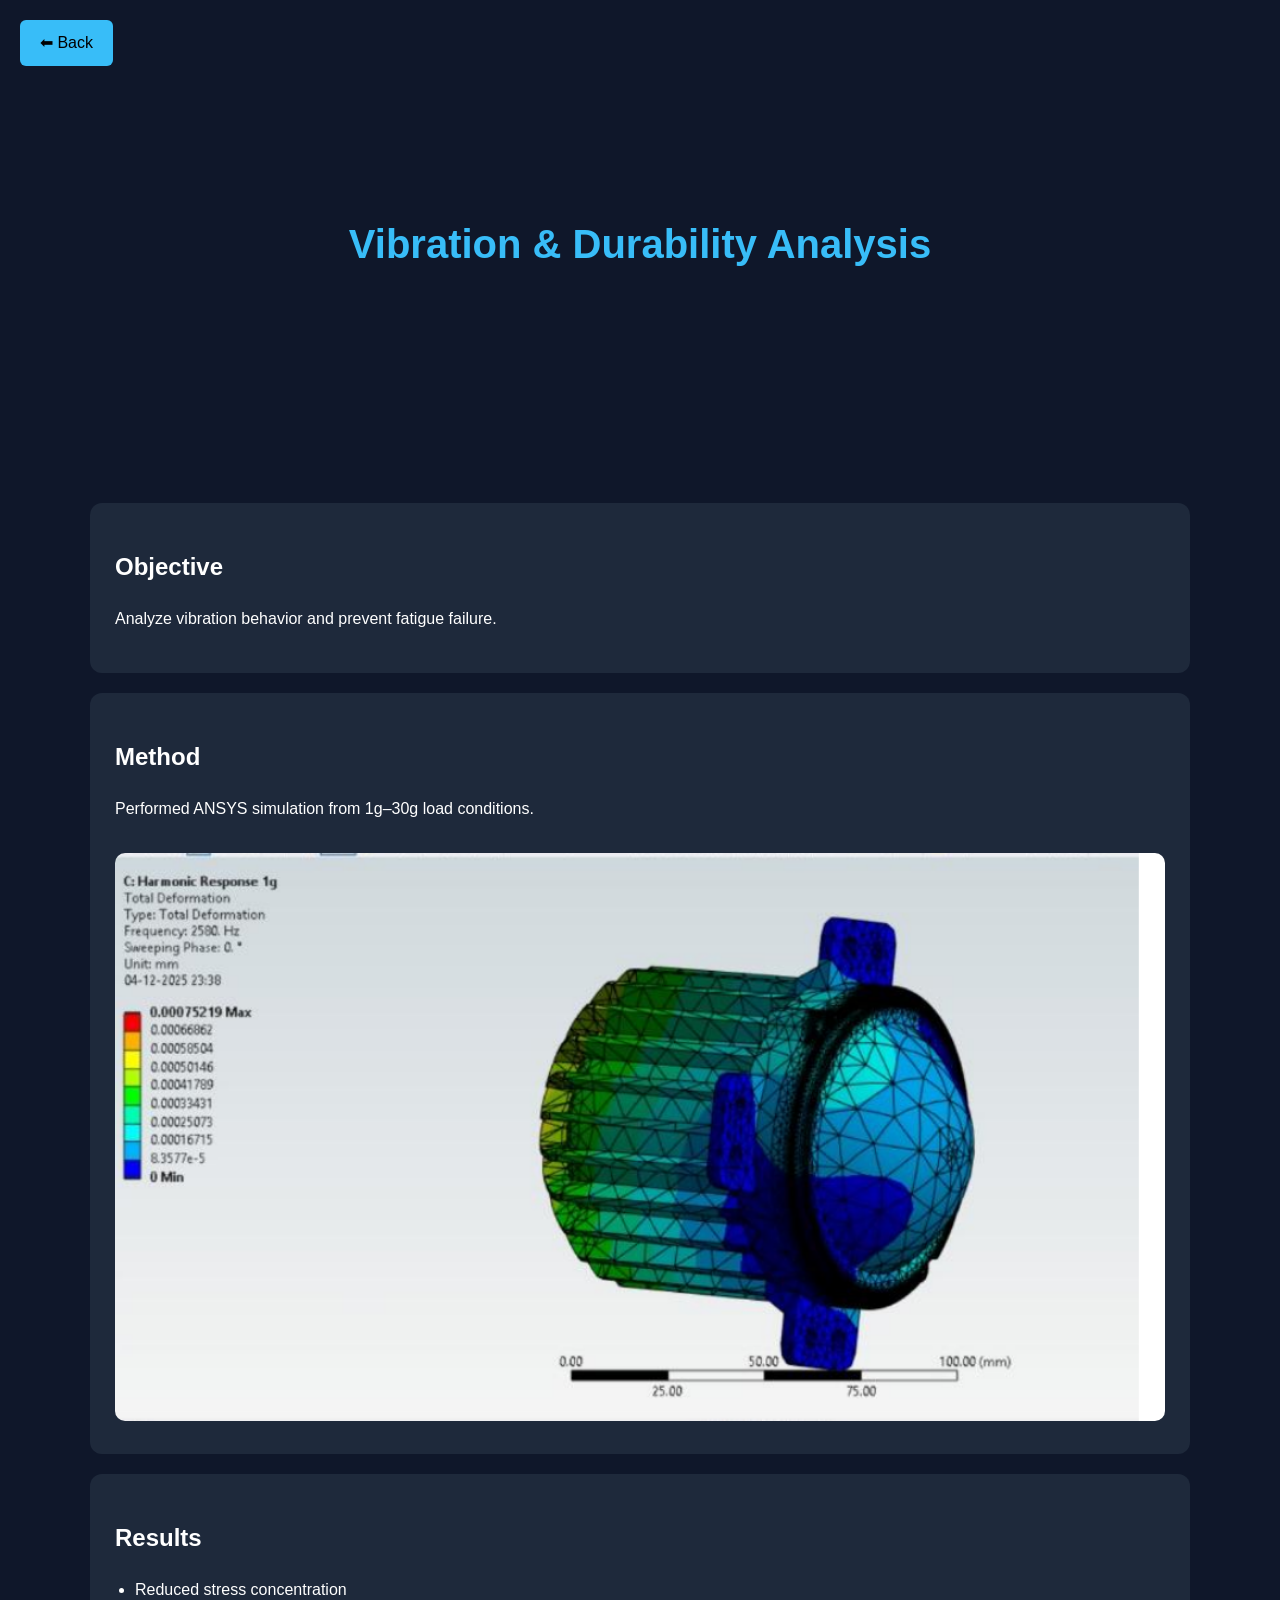
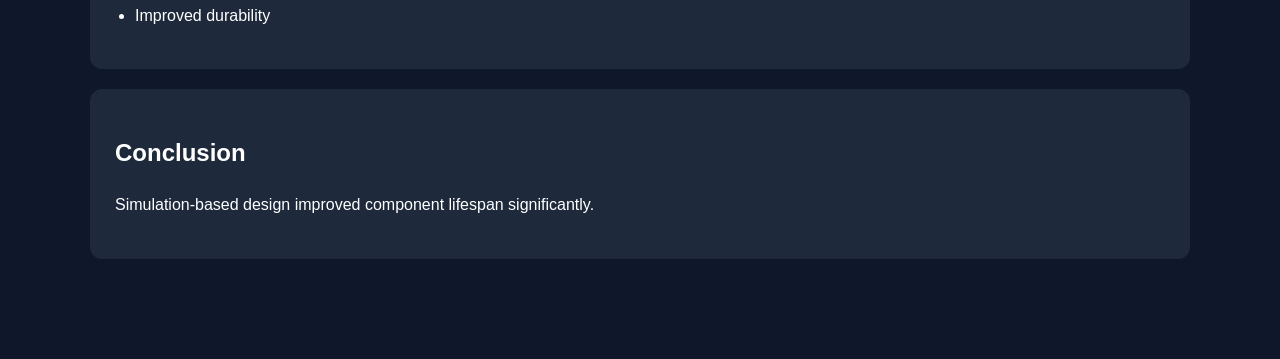
<file: ansys.html>
<!DOCTYPE html>
<html>
<head>
<link rel="stylesheet" href="style.css">
</head>

<body>

<a href="projects.html" class="back-btn">⬅ Back</a>

<div class="project-hero">
<h1>Vibration & Durability Analysis</h1>
</div>

<section>

<div class="section-box">
<h2>Objective</h2>
<p>
Analyze vibration behavior and prevent fatigue failure.
</p>
</div>

<div class="section-box">
<h2>Method</h2>
<p>
Performed ANSYS simulation from 1g–30g load conditions.
</p>

<img src="ansys.jpg" class="project-img">
</div>

<div class="section-box">
<h2>Results</h2>
<ul>
<li>Reduced stress concentration</li>
<li>Improved durability</li>
</ul>
</div>

<div class="section-box">
<h2>Conclusion</h2>
<p>
Simulation-based design improved component lifespan significantly.
</p>
</div>

</section>

</body>
</html>
</file>
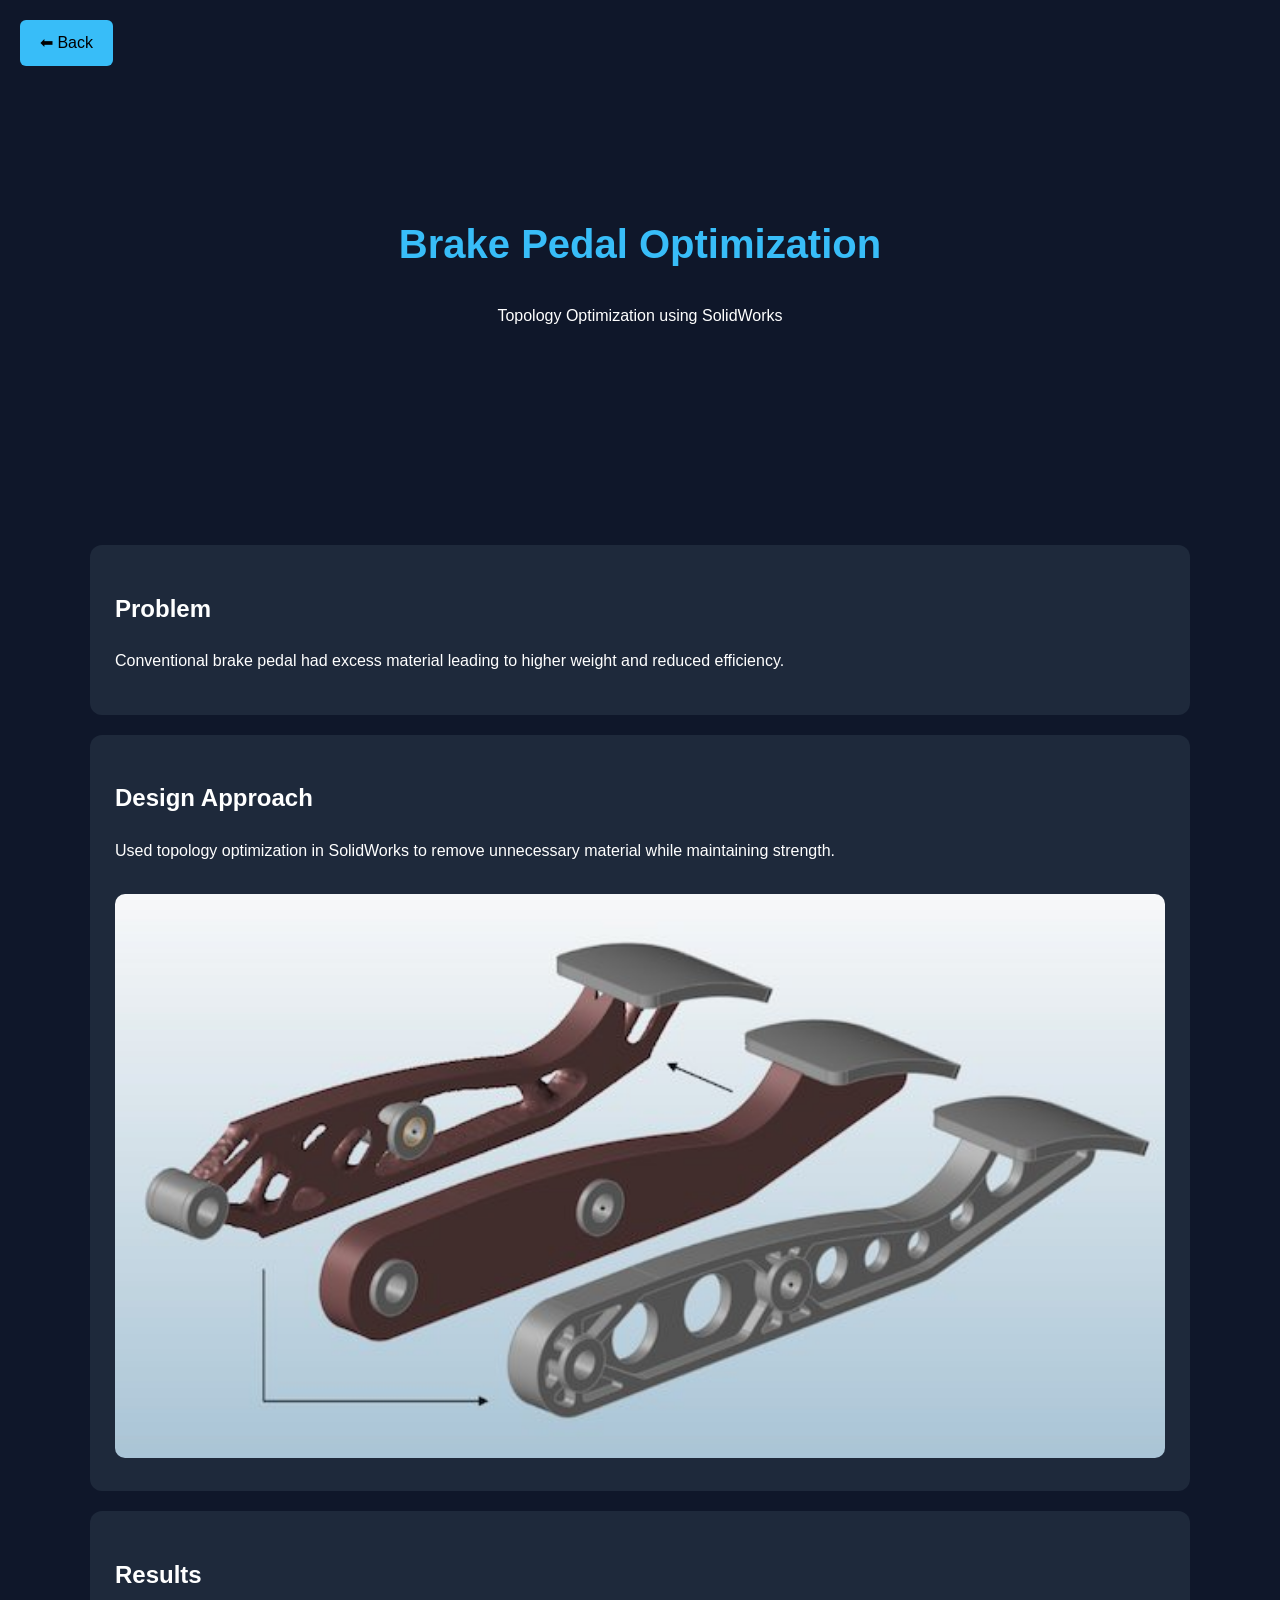
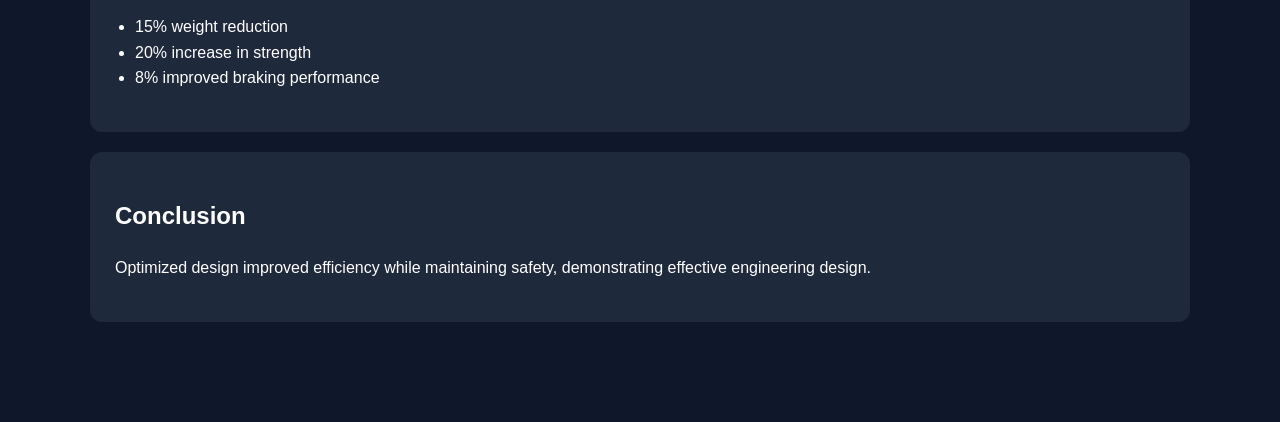
<file: brake.html>
<!DOCTYPE html>
<html>
<head>
<title>Brake Pedal Project</title>
<link rel="stylesheet" href="style.css">
</head>

<body>

<a href="projects.html" class="back-btn">⬅ Back</a>

<div class="project-hero">
<h1>Brake Pedal Optimization</h1>
<p>Topology Optimization using SolidWorks</p>
</div>

<section>

<div class="section-box">
<h2>Problem</h2>
<p>
Conventional brake pedal had excess material leading to higher weight and reduced efficiency.
</p>
</div>

<div class="section-box">
<h2>Design Approach</h2>
<p>
Used topology optimization in SolidWorks to remove unnecessary material while maintaining strength.
</p>

<img src="brake.jpg" class="project-img">
</div>


<div class="section-box">
<h2>Results</h2>
<ul>
<li>15% weight reduction</li>
<li>20% increase in strength</li>
<li>8% improved braking performance</li>
</ul>
</div>

<div class="section-box">
<h2>Conclusion</h2>
<p>
Optimized design improved efficiency while maintaining safety, demonstrating effective engineering design.
</p>
</div>

</section>

</body>
</html>
</file>
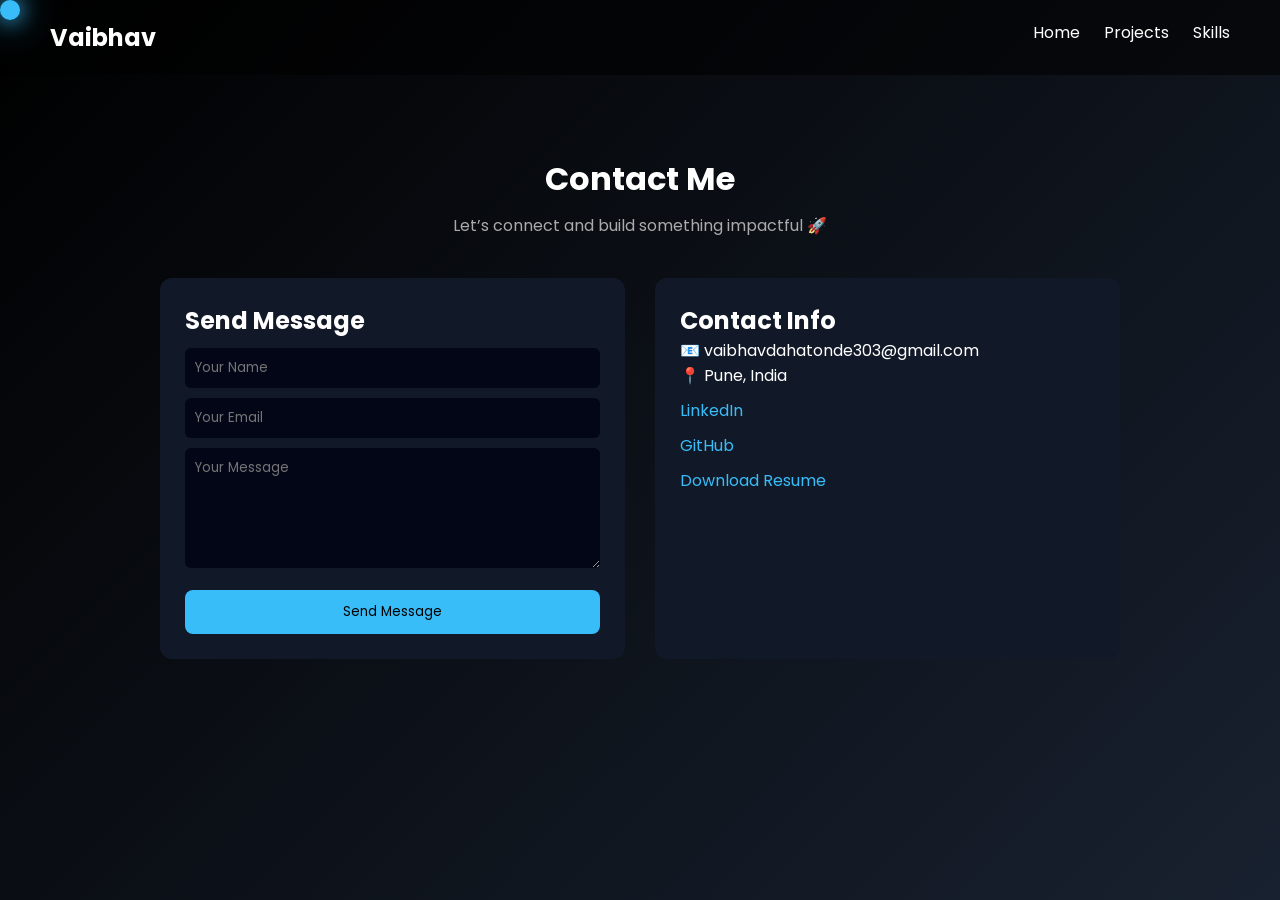
<file: contact.html>
<!DOCTYPE html>
<html lang="en">
<head>
<meta charset="UTF-8">
<meta name="viewport" content="width=device-width, initial-scale=1.0">

<title>Contact | Vaibhav Dahatonde</title>

<link href="https://fonts.googleapis.com/css2?family=Poppins:wght@300;500;700&display=swap" rel="stylesheet">

<style>
*{margin:0;padding:0;box-sizing:border-box;font-family:'Poppins';}

body{
background:linear-gradient(-45deg,#0f172a,#020617,#1e293b,#000);
background-size:400% 400%;
animation:bg 10s infinite;
color:white;
}

@keyframes bg{
0%{background-position:0%}
50%{background-position:100%}
100%{background-position:0%}
}

/* NAV */
header{
display:flex;
justify-content:space-between;
padding:20px 50px;
background:rgba(0,0,0,0.6);
}

nav a{
color:white;
margin-left:20px;
text-decoration:none;
}

/* CONTAINER */
.container{
max-width:1000px;
margin:auto;
padding:80px 20px;
}

/* TITLE */
h1{
text-align:center;
margin-bottom:10px;
}

.subtitle{
text-align:center;
color:#aaa;
margin-bottom:40px;
}

/* CONTACT GRID */
.contact-grid{
display:grid;
grid-template-columns:1fr 1fr;
gap:30px;
}

/* CARD */
.card{
background:#111827;
padding:25px;
border-radius:12px;
transition:0.3s;
}

.card:hover{
transform:translateY(-8px);
box-shadow:0 0 25px #38bdf8;
}

/* INPUTS */
input, textarea{
width:100%;
padding:10px;
margin-top:10px;
background:#020617;
border:none;
color:white;
border-radius:6px;
}

button{
margin-top:15px;
padding:12px;
width:100%;
background:#38bdf8;
border:none;
border-radius:8px;
cursor:pointer;
}

/* SOCIAL */
.social a{
display:block;
margin:10px 0;
color:#38bdf8;
text-decoration:none;
}

/* CURSOR */
.cursor{
position:fixed;
width:20px;
height:20px;
background:#38bdf8;
border-radius:50%;
pointer-events:none;
box-shadow:0 0 20px #38bdf8,0 0 40px #38bdf8;
z-index:999;
}
</style>
</head>

<body>

<div class="cursor"></div>

<header>
<h2>Vaibhav</h2>
<nav>
<a href="index.html">Home</a>
<a href="projects.html">Projects</a>
<a href="skills.html">Skills</a>
</nav>
</header>

<div class="container">

<h1>Contact Me</h1>
<p class="subtitle">Let’s connect and build something impactful 🚀</p>

<div class="contact-grid">

<!-- LEFT: FORM -->
<div class="card">

<h2>Send Message</h2>

<input type="text" placeholder="Your Name">
<input type="email" placeholder="Your Email">
<textarea rows="5" placeholder="Your Message"></textarea>

<button onclick="sendMessage()">Send Message</button>

</div>

<!-- RIGHT: INFO -->
<div class="card">

<h2>Contact Info</h2>

<p>📧 vaibhavdahatonde303@gmail.com</p>
<p>📍 Pune, India</p>

<div class="social">
<a href="https://www.linkedin.com/in/vaibhav-dahatonde-1480bb373">LinkedIn</a>
<a href="#">GitHub</a>
<a href="resume.pdf">Download Resume</a>
</div>

</div>

</div>

</div>

<script>

// CURSOR
const cursor=document.querySelector(".cursor");
document.addEventListener("mousemove",e=>{
cursor.style.top=e.clientY+"px";
cursor.style.left=e.clientX+"px";
});

// BUTTON ALERT
function sendMessage(){
alert("Message Sent Successfully 🚀");
}

</script>

</body>
</html>
</file>
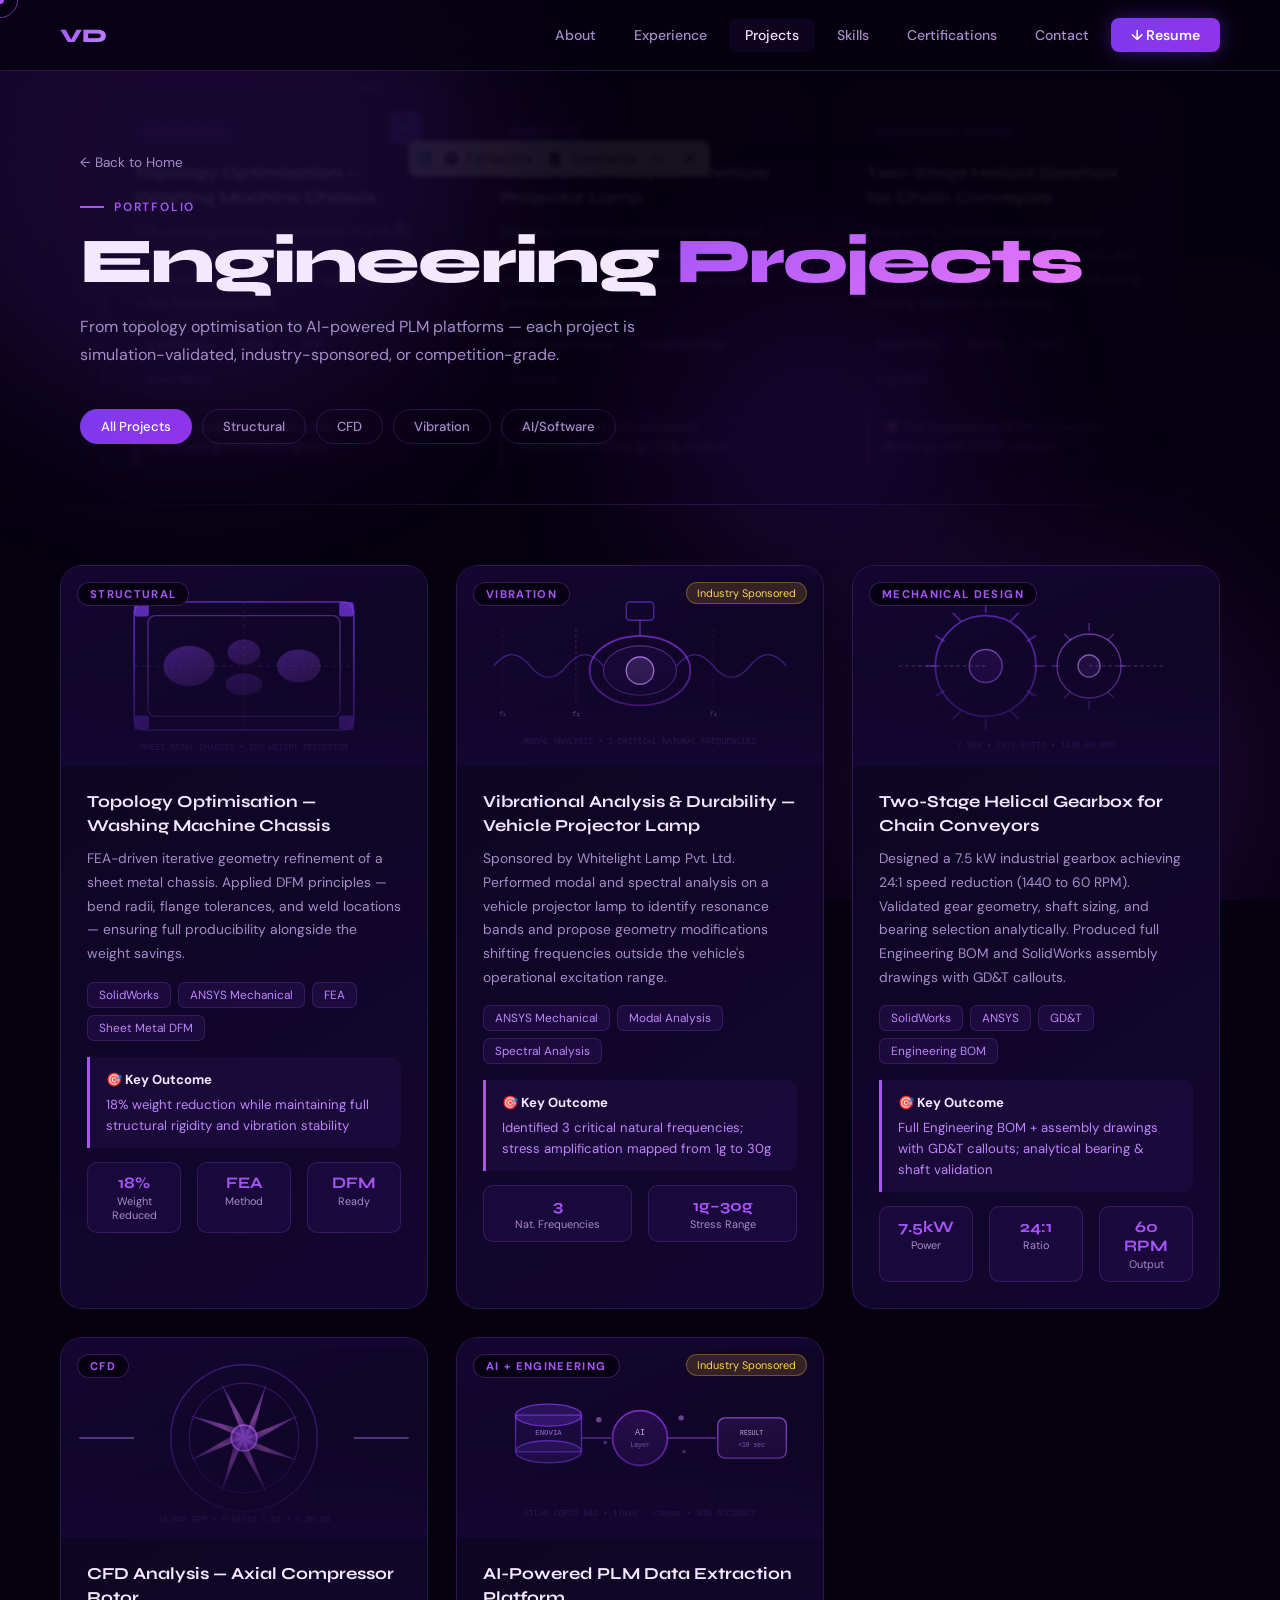
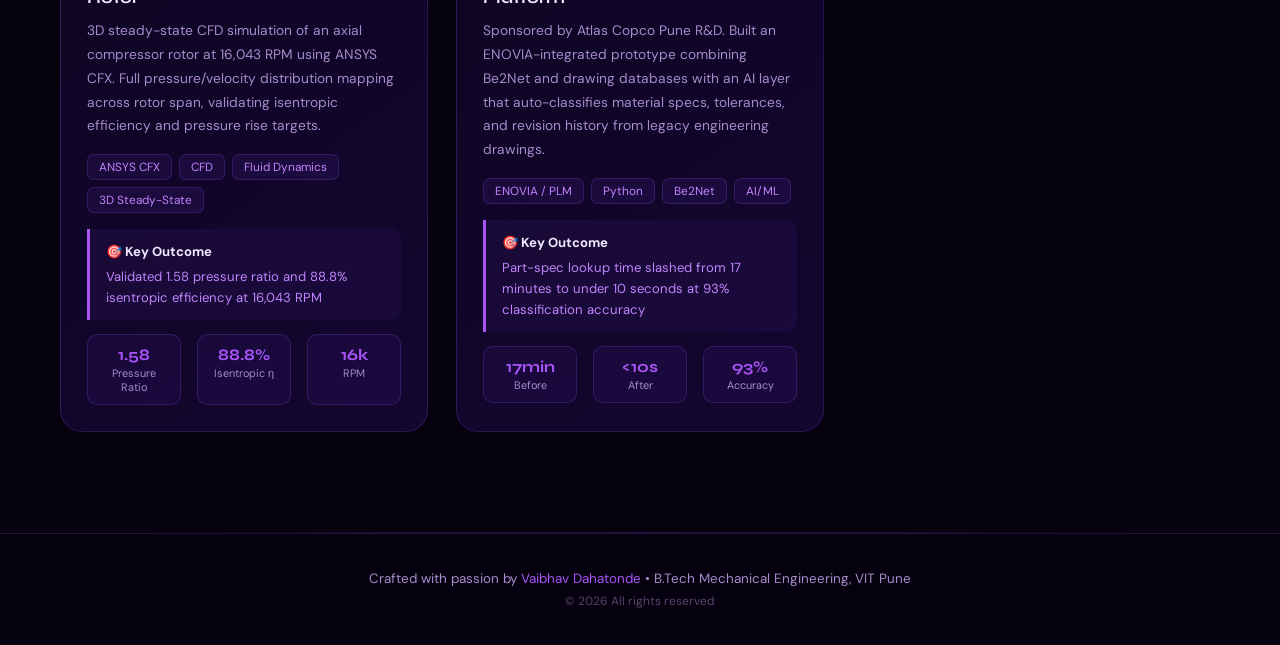
<file: projects.html>
<!DOCTYPE html>
<html lang="en">
<head>
<meta charset="UTF-8">
<meta name="viewport" content="width=device-width, initial-scale=1.0">
<title>Projects | Vaibhav Dahatonde</title>
<link href="https://fonts.googleapis.com/css2?family=Syne:wght@400;600;700;800&family=DM+Sans:wght@300;400;500&display=swap" rel="stylesheet">
<style>
:root {
  --v1:#7c3aed; --v2:#9333ea; --v3:#a855f7; --v4:#c084fc;
  --bg:#06010f; --bg2:#0d0520; --bg3:#130630;
  --surface:rgba(124,58,237,0.08); --border:rgba(168,85,247,0.2);
  --text:#f3e8ff; --muted:#a78bca;
}
*,*::before,*::after{margin:0;padding:0;box-sizing:border-box;}
html{scroll-behavior:smooth;}
body{background:var(--bg);color:var(--text);font-family:"DM Sans",sans-serif;overflow-x:hidden;cursor:none;}

.cursor-dot{position:fixed;top:0;left:0;width:8px;height:8px;background:var(--v3);border-radius:50%;pointer-events:none;z-index:9999;transform:translate(-50%,-50%);}
.cursor-ring{position:fixed;top:0;left:0;width:36px;height:36px;border:1.5px solid rgba(168,85,247,0.6);border-radius:50%;pointer-events:none;z-index:9998;transform:translate(-50%,-50%);transition:all 0.15s ease;}

.aurora{position:fixed;inset:0;pointer-events:none;z-index:0;overflow:hidden;}
.aurora-blob{position:absolute;border-radius:50%;filter:blur(80px);opacity:0.15;animation:drift 12s ease-in-out infinite alternate;}
.aurora-blob:nth-child(1){width:600px;height:600px;background:var(--v1);top:-150px;left:-100px;}
.aurora-blob:nth-child(2){width:450px;height:450px;background:var(--v2);bottom:-100px;right:0;animation-delay:-5s;}
.aurora-blob:nth-child(3){width:350px;height:350px;background:#6d28d9;top:30%;left:50%;animation-delay:-9s;}
@keyframes drift{from{transform:translate(0,0)scale(1);}to{transform:translate(30px,30px)scale(1.08);}}

header{display:flex;justify-content:space-between;align-items:center;padding:18px 60px;background:rgba(6,1,15,0.75);backdrop-filter:blur(20px);border-bottom:1px solid var(--border);position:sticky;top:0;z-index:500;}
.logo{font-family:"Syne",sans-serif;font-weight:800;font-size:1.2rem;background:linear-gradient(135deg,var(--v3),var(--v4));-webkit-background-clip:text;-webkit-text-fill-color:transparent;text-decoration:none;}
nav{display:flex;align-items:center;gap:6px;}
nav a{color:var(--muted);text-decoration:none;padding:8px 16px;border-radius:8px;font-size:0.88rem;font-weight:500;transition:all 0.25s;}
nav a:hover,nav a.active{color:var(--text);background:var(--surface);}
.nav-cta{background:linear-gradient(135deg,var(--v1),var(--v2))!important;color:white!important;padding:8px 20px!important;border-radius:8px;font-weight:600!important;box-shadow:0 0 20px rgba(124,58,237,0.4);}
.hamburger{display:none;flex-direction:column;gap:5px;cursor:pointer;padding:4px;}
.hamburger span{display:block;width:24px;height:2px;background:var(--v3);border-radius:2px;transition:0.3s;}
.mobile-menu{display:none;flex-direction:column;gap:4px;background:rgba(6,1,15,0.97);backdrop-filter:blur(20px);border-bottom:1px solid var(--border);padding:16px 24px;}
.mobile-menu a{color:var(--muted);text-decoration:none;padding:10px 0;border-bottom:1px solid var(--border);font-size:0.95rem;transition:color 0.2s;}
.mobile-menu a:hover{color:var(--v3);}
.mobile-menu.open{display:flex;}

/* PAGE HERO */
.page-hero{position:relative;z-index:1;padding:80px 80px 60px;overflow:hidden;}
.page-hero-bg{position:absolute;inset:0;background:url("[data-uri]") center/cover no-repeat;opacity:0.07;filter:blur(2px);}
.page-hero-content{position:relative;z-index:1;}
.back-link{display:inline-flex;align-items:center;gap:8px;color:var(--muted);text-decoration:none;font-size:0.85rem;margin-bottom:28px;transition:color 0.2s;}
.back-link:hover{color:var(--v3);}
.section-label{font-size:0.75rem;font-weight:600;letter-spacing:0.15em;text-transform:uppercase;color:var(--v3);margin-bottom:12px;display:flex;align-items:center;gap:10px;}
.section-label::before{content:"";width:24px;height:1.5px;background:var(--v3);}
h1.page-title{font-family:"Syne",sans-serif;font-size:clamp(2.2rem,5vw,4rem);font-weight:800;letter-spacing:-0.03em;margin-bottom:16px;line-height:1.1;}
h1.page-title span{background:linear-gradient(135deg,var(--v3),#e879f9);-webkit-background-clip:text;-webkit-text-fill-color:transparent;}
.page-desc{color:var(--muted);font-size:1rem;line-height:1.75;max-width:560px;margin-bottom:40px;}
.filter-bar{display:flex;gap:10px;flex-wrap:wrap;}
.filter-btn{padding:8px 20px;border-radius:50px;border:1.5px solid var(--border);background:transparent;color:var(--muted);font-family:"DM Sans",sans-serif;font-size:0.82rem;font-weight:500;cursor:pointer;transition:all 0.25s;}
.filter-btn:hover,.filter-btn.active{background:linear-gradient(135deg,var(--v1),var(--v2));border-color:transparent;color:white;}

/* MAIN GRID */
.main{position:relative;z-index:1;max-width:1300px;margin:0 auto;padding:60px 60px 100px;}
.projects-grid{display:grid;grid-template-columns:repeat(auto-fill,minmax(360px,1fr));gap:28px;}

/* PROJECT CARD */
.pcard{background:linear-gradient(145deg,var(--bg2),var(--bg3));border:1px solid var(--border);border-radius:22px;overflow:hidden;transition:all 0.4s;cursor:pointer;position:relative;}
.pcard:hover{transform:translateY(-10px);border-color:var(--v3);box-shadow:0 24px 70px rgba(124,58,237,0.22);}

/* THUMBNAIL */
.pcard-thumb{position:relative;height:200px;overflow:hidden;background:var(--bg3);}
.pcard-thumb img{width:100%;height:100%;object-fit:cover;transition:transform 0.6s ease;}
.pcard:hover .pcard-thumb img{transform:scale(1.06);}
.pcard-thumb-svg{width:100%;height:100%;display:flex;align-items:center;justify-content:center;}
.thumb-overlay{position:absolute;inset:0;background:linear-gradient(to bottom,transparent 40%,var(--bg3));pointer-events:none;}
.pcard-tag{position:absolute;top:16px;left:16px;font-size:0.7rem;font-weight:700;letter-spacing:0.12em;text-transform:uppercase;color:var(--v3);background:rgba(6,1,15,0.85);border:1px solid rgba(168,85,247,0.3);padding:4px 12px;border-radius:20px;backdrop-filter:blur(6px);}
.pcard-sponsored{position:absolute;top:16px;right:16px;font-size:0.68rem;padding:3px 10px;border-radius:20px;background:rgba(251,191,36,0.15);border:1px solid rgba(251,191,36,0.3);color:#fcd34d;}

/* BODY */
.pcard-body{padding:24px 26px 26px;}
.pcard-title{font-family:"Syne",sans-serif;font-size:1.05rem;font-weight:700;color:var(--text);margin-bottom:10px;line-height:1.4;}
.pcard-desc{font-size:0.86rem;color:var(--muted);line-height:1.72;margin-bottom:16px;}
.pcard-tools{display:flex;gap:7px;flex-wrap:wrap;margin-bottom:16px;}
.pcard-tool{font-size:0.74rem;padding:4px 11px;border-radius:7px;background:rgba(124,58,237,0.1);border:1px solid rgba(168,85,247,0.2);color:var(--v4);}
.pcard-result{background:rgba(124,58,237,0.07);border-left:3px solid var(--v3);border-radius:0 10px 10px 0;padding:12px 16px;font-size:0.82rem;color:var(--v4);line-height:1.6;}
.pcard-result strong{color:var(--text);display:block;margin-bottom:4px;}
.pcard-metrics{display:flex;gap:16px;margin-top:14px;flex-wrap:wrap;}
.metric{text-align:center;background:rgba(124,58,237,0.08);border:1px solid var(--border);border-radius:10px;padding:10px 14px;flex:1;min-width:80px;}
.metric-val{font-family:"Syne",sans-serif;font-size:1rem;font-weight:700;color:var(--v3);display:block;}
.metric-label{font-size:0.68rem;color:var(--muted);margin-top:2px;}

.divider{height:1px;background:linear-gradient(to right,transparent,var(--border),transparent);margin:0 60px;position:relative;z-index:1;}

footer{text-align:center;padding:36px 20px;border-top:1px solid var(--border);color:var(--muted);font-size:0.84rem;position:relative;z-index:1;}
footer span{color:var(--v3);}

.fade-up{opacity:0;transform:translateY(28px);transition:opacity 0.65s ease,transform 0.65s ease;}
.fade-up.visible{opacity:1;transform:translateY(0);}

@media(max-width:900px){
  header{padding:16px 24px;}
  nav{display:none;}
  .hamburger{display:flex;}
  .page-hero{padding:50px 24px 40px;}
  .main{padding:40px 24px 80px;}
  .projects-grid{grid-template-columns:1fr;}
  .divider{margin:0 24px;}
}
</style>
</head>
<body>

<div class="cursor-dot" id="dot"></div>
<div class="cursor-ring" id="ring"></div>

<div class="aurora">
  <div class="aurora-blob"></div>
  <div class="aurora-blob"></div>
  <div class="aurora-blob"></div>
</div>

<header>
  <a href="index.html" class="logo">VD</a>
  <nav>
    <a href="index.html#about">About</a>
    <a href="index.html#experience">Experience</a>
    <a href="projects.html" class="active">Projects</a>
    <a href="index.html#skills">Skills</a>
    <a href="index.html#certifications">Certifications</a>
    <a href="index.html#contact">Contact</a>
    <a href="#" class="nav-cta" onclick="alert('Link your resume PDF here!')">↓ Resume</a>
  </nav>
  <div class="hamburger" id="hamburger" onclick="toggleMenu()">
    <span></span><span></span><span></span>
  </div>
</header>

<div class="mobile-menu" id="mobileMenu">
  <a href="index.html#about" onclick="toggleMenu()">About</a>
  <a href="index.html#experience" onclick="toggleMenu()">Experience</a>
  <a href="projects.html" onclick="toggleMenu()">Projects</a>
  <a href="index.html#skills" onclick="toggleMenu()">Skills</a>
  <a href="index.html#certifications" onclick="toggleMenu()">Certifications</a>
  <a href="index.html#contact" onclick="toggleMenu()">Contact</a>
</div>

<!-- PAGE HERO -->
<div class="page-hero">
  <div class="page-hero-bg"></div>
  <div class="page-hero-content fade-up">
    <a href="index.html" class="back-link">← Back to Home</a>
    <div class="section-label">Portfolio</div>
    <h1 class="page-title">Engineering <span>Projects</span></h1>
    <p class="page-desc">From topology optimisation to AI-powered PLM platforms — each project is simulation-validated, industry-sponsored, or competition-grade.</p>
    <div class="filter-bar">
      <button class="filter-btn active" onclick="filter('all',this)">All Projects</button>
      <button class="filter-btn" onclick="filter('structural',this)">Structural</button>
      <button class="filter-btn" onclick="filter('cfd',this)">CFD</button>
      <button class="filter-btn" onclick="filter('vibration',this)">Vibration</button>
      <button class="filter-btn" onclick="filter('ai',this)">AI/Software</button>
    </div>
  </div>
</div>

<div class="divider"></div>

<main class="main">
<div class="projects-grid" id="grid">

<!-- PROJECT 1: TOPOLOGY -->
<div class="pcard fade-up" data-cat="structural">
  <div class="pcard-thumb">
    <svg class="pcard-thumb-svg" viewBox="0 0 400 200" xmlns="http://www.w3.org/2000/svg">
      <defs>
        <linearGradient id="g1a" x1="0%" y1="0%" x2="100%" y2="100%">
          <stop offset="0%" style="stop-color:#130630"/>
          <stop offset="100%" style="stop-color:#0d0520"/>
        </linearGradient>
        <linearGradient id="g1b" x1="0%" y1="0%" x2="100%" y2="100%">
          <stop offset="0%" style="stop-color:#7c3aed;stop-opacity:0.8"/>
          <stop offset="100%" style="stop-color:#a855f7;stop-opacity:0.4"/>
        </linearGradient>
      </defs>
      <rect width="400" height="200" fill="url(#g1a)"/>
      <!-- Washing machine chassis outline -->
      <rect x="80" y="30" width="240" height="140" rx="12" fill="none" stroke="#7c3aed" stroke-width="2" opacity="0.6"/>
      <rect x="95" y="45" width="210" height="110" rx="8" fill="none" stroke="#a855f7" stroke-width="1.5" opacity="0.4"/>
      <!-- Topology void patterns -->
      <ellipse cx="140" cy="100" rx="28" ry="22" fill="url(#g1b)" opacity="0.5"/>
      <ellipse cx="200" cy="85" rx="18" ry="14" fill="url(#g1b)" opacity="0.4"/>
      <ellipse cx="260" cy="100" rx="24" ry="18" fill="url(#g1b)" opacity="0.5"/>
      <ellipse cx="200" cy="120" rx="20" ry="12" fill="url(#g1b)" opacity="0.35"/>
      <!-- Stress lines -->
      <line x1="80" y1="100" x2="320" y2="100" stroke="#c084fc" stroke-width="0.5" opacity="0.3" stroke-dasharray="4,4"/>
      <line x1="200" y1="30" x2="200" y2="170" stroke="#c084fc" stroke-width="0.5" opacity="0.3" stroke-dasharray="4,4"/>
      <!-- Corner reinforcements -->
      <rect x="80" y="30" width="16" height="16" fill="#7c3aed" opacity="0.7" rx="3"/>
      <rect x="304" y="30" width="16" height="16" fill="#7c3aed" opacity="0.7" rx="3"/>
      <rect x="80" y="154" width="16" height="16" fill="#7c3aed" opacity="0.7" rx="3"/>
      <rect x="304" y="154" width="16" height="16" fill="#7c3aed" opacity="0.7" rx="3"/>
      <!-- Weight label -->
      <text x="200" y="192" text-anchor="middle" font-family="monospace" font-size="9" fill="#a855f7" opacity="0.8">SHEET METAL CHASSIS • 18% WEIGHT REDUCTION</text>
    </svg>
    <div class="thumb-overlay"></div>
    <div class="pcard-tag">Structural</div>
  </div>
  <div class="pcard-body">
    <div class="pcard-title">Topology Optimisation — Washing Machine Chassis</div>
    <div class="pcard-desc">FEA-driven iterative geometry refinement of a sheet metal chassis. Applied DFM principles — bend radii, flange tolerances, and weld locations — ensuring full producibility alongside the weight savings.</div>
    <div class="pcard-tools">
      <span class="pcard-tool">SolidWorks</span>
      <span class="pcard-tool">ANSYS Mechanical</span>
      <span class="pcard-tool">FEA</span>
      <span class="pcard-tool">Sheet Metal DFM</span>
    </div>
    <div class="pcard-result">
      <strong>🎯 Key Outcome</strong>
      18% weight reduction while maintaining full structural rigidity and vibration stability
    </div>
    <div class="pcard-metrics">
      <div class="metric"><span class="metric-val">18%</span><div class="metric-label">Weight Reduced</div></div>
      <div class="metric"><span class="metric-val">FEA</span><div class="metric-label">Method</div></div>
      <div class="metric"><span class="metric-val">DFM</span><div class="metric-label">Ready</div></div>
    </div>
  </div>
</div>

<!-- PROJECT 2: VIBRATION -->
<div class="pcard fade-up" style="transition-delay:0.08s" data-cat="vibration">
  <div class="pcard-thumb">
    <svg class="pcard-thumb-svg" viewBox="0 0 400 200" xmlns="http://www.w3.org/2000/svg">
      <defs>
        <linearGradient id="g2a" x1="0%" y1="0%" x2="100%" y2="100%">
          <stop offset="0%" style="stop-color:#130630"/>
          <stop offset="100%" style="stop-color:#0d0520"/>
        </linearGradient>
      </defs>
      <rect width="400" height="200" fill="url(#g2a)"/>
      <!-- Lamp body -->
      <ellipse cx="200" cy="105" rx="55" ry="38" fill="none" stroke="#9333ea" stroke-width="2" opacity="0.7"/>
      <ellipse cx="200" cy="105" rx="40" ry="27" fill="rgba(124,58,237,0.12)" stroke="#a855f7" stroke-width="1" opacity="0.6"/>
      <circle cx="200" cy="105" r="15" fill="rgba(192,132,252,0.2)" stroke="#c084fc" stroke-width="1.5"/>
      <!-- Mounting bracket -->
      <rect x="185" y="30" width="30" height="20" rx="4" fill="none" stroke="#7c3aed" stroke-width="1.5" opacity="0.6"/>
      <line x1="200" y1="50" x2="200" y2="67" stroke="#a855f7" stroke-width="1.5" opacity="0.5"/>
      <!-- Vibration waves -->
      <path d="M 40 100 Q 60 75 80 100 Q 100 125 120 100 Q 140 75 160 100" fill="none" stroke="#7c3aed" stroke-width="1.5" opacity="0.5"/>
      <path d="M 240 100 Q 260 75 280 100 Q 300 125 320 100 Q 340 75 360 100" fill="none" stroke="#7c3aed" stroke-width="1.5" opacity="0.5"/>
      <!-- Frequency markers -->
      <line x1="50" y1="60" x2="50" y2="145" stroke="#a855f7" stroke-width="0.5" opacity="0.3" stroke-dasharray="3,3"/>
      <text x="50" y="155" text-anchor="middle" font-family="monospace" font-size="8" fill="#c084fc" opacity="0.7">f₁</text>
      <line x1="130" y1="60" x2="130" y2="145" stroke="#e879f9" stroke-width="0.5" opacity="0.5" stroke-dasharray="3,3"/>
      <text x="130" y="155" text-anchor="middle" font-family="monospace" font-size="8" fill="#e879f9" opacity="0.9">f₂</text>
      <line x1="280" y1="60" x2="280" y2="145" stroke="#a855f7" stroke-width="0.5" opacity="0.3" stroke-dasharray="3,3"/>
      <text x="280" y="155" text-anchor="middle" font-family="monospace" font-size="8" fill="#c084fc" opacity="0.7">f₃</text>
      <text x="200" y="185" text-anchor="middle" font-family="monospace" font-size="9" fill="#a855f7" opacity="0.8">MODAL ANALYSIS • 3 CRITICAL NATURAL FREQUENCIES</text>
    </svg>
    <div class="thumb-overlay"></div>
    <div class="pcard-tag">Vibration</div>
    <div class="pcard-sponsored">Industry Sponsored</div>
  </div>
  <div class="pcard-body">
    <div class="pcard-title">Vibrational Analysis & Durability — Vehicle Projector Lamp</div>
    <div class="pcard-desc">Sponsored by Whitelight Lamp Pvt. Ltd. Performed modal and spectral analysis on a vehicle projector lamp to identify resonance bands and propose geometry modifications shifting frequencies outside the vehicle's operational excitation range.</div>
    <div class="pcard-tools">
      <span class="pcard-tool">ANSYS Mechanical</span>
      <span class="pcard-tool">Modal Analysis</span>
      <span class="pcard-tool">Spectral Analysis</span>
    </div>
    <div class="pcard-result">
      <strong>🎯 Key Outcome</strong>
      Identified 3 critical natural frequencies; stress amplification mapped from 1g to 30g
    </div>
    <div class="pcard-metrics">
      <div class="metric"><span class="metric-val">3</span><div class="metric-label">Nat. Frequencies</div></div>
      <div class="metric"><span class="metric-val">1g–30g</span><div class="metric-label">Stress Range</div></div>
    </div>
  </div>
</div>

<!-- PROJECT 3: GEARBOX -->
<div class="pcard fade-up" style="transition-delay:0.16s" data-cat="structural">
  <div class="pcard-thumb">
    <svg class="pcard-thumb-svg" viewBox="0 0 400 200" xmlns="http://www.w3.org/2000/svg">
      <defs>
        <linearGradient id="g3a" x1="0%" y1="0%" x2="100%" y2="100%">
          <stop offset="0%" style="stop-color:#130630"/>
          <stop offset="100%" style="stop-color:#0d0520"/>
        </linearGradient>
      </defs>
      <rect width="400" height="200" fill="url(#g3a)"/>
      <!-- Gear 1 large -->
      <circle cx="145" cy="100" r="55" fill="none" stroke="#7c3aed" stroke-width="2" opacity="0.6"/>
      <circle cx="145" cy="100" r="18" fill="rgba(124,58,237,0.2)" stroke="#a855f7" stroke-width="1.5" opacity="0.7"/>
      <!-- Gear teeth large -->
      <g opacity="0.5" stroke="#9333ea" stroke-width="2" fill="none">
        <line x1="145" y1="42" x2="145" y2="30"/>
        <line x1="172" y1="51" x2="181" y2="42"/>
        <line x1="190" y1="73" x2="200" y2="67"/>
        <line x1="197" y1="100" x2="210" y2="100"/>
        <line x1="190" y1="127" x2="200" y2="133"/>
        <line x1="172" y1="149" x2="181" y2="158"/>
        <line x1="145" y1="158" x2="145" y2="170"/>
        <line x1="118" y1="149" x2="109" y2="158"/>
        <line x1="100" y1="127" x2="90" y2="133"/>
        <line x1="93" y1="100" x2="80" y2="100"/>
        <line x1="100" y1="73" x2="90" y2="67"/>
        <line x1="118" y1="51" x2="109" y2="42"/>
      </g>
      <!-- Gear 2 small -->
      <circle cx="258" cy="100" r="35" fill="none" stroke="#a855f7" stroke-width="1.5" opacity="0.6"/>
      <circle cx="258" cy="100" r="12" fill="rgba(168,85,247,0.2)" stroke="#c084fc" stroke-width="1.5" opacity="0.7"/>
      <g opacity="0.45" stroke="#a855f7" stroke-width="1.5" fill="none">
        <line x1="258" y1="62" x2="258" y2="53"/>
        <line x1="278" y1="72" x2="285" y2="65"/>
        <line x1="290" y1="100" x2="299" y2="100"/>
        <line x1="278" y1="128" x2="285" y2="135"/>
        <line x1="258" y1="138" x2="258" y2="147"/>
        <line x1="238" y1="128" x2="231" y2="135"/>
        <line x1="226" y1="100" x2="217" y2="100"/>
        <line x1="238" y1="72" x2="231" y2="65"/>
      </g>
      <!-- Shaft lines -->
      <line x1="145" y1="100" x2="50" y2="100" stroke="#c084fc" stroke-width="1" opacity="0.4" stroke-dasharray="4,3"/>
      <line x1="258" y1="100" x2="340" y2="100" stroke="#c084fc" stroke-width="1" opacity="0.4" stroke-dasharray="4,3"/>
      <text x="200" y="190" text-anchor="middle" font-family="monospace" font-size="9" fill="#a855f7" opacity="0.8">7.5kW • 24:1 RATIO • 1440→60 RPM</text>
    </svg>
    <div class="thumb-overlay"></div>
    <div class="pcard-tag">Mechanical Design</div>
  </div>
  <div class="pcard-body">
    <div class="pcard-title">Two-Stage Helical Gearbox for Chain Conveyors</div>
    <div class="pcard-desc">Designed a 7.5 kW industrial gearbox achieving 24:1 speed reduction (1440 to 60 RPM). Validated gear geometry, shaft sizing, and bearing selection analytically. Produced full Engineering BOM and SolidWorks assembly drawings with GD&T callouts.</div>
    <div class="pcard-tools">
      <span class="pcard-tool">SolidWorks</span>
      <span class="pcard-tool">ANSYS</span>
      <span class="pcard-tool">GD&T</span>
      <span class="pcard-tool">Engineering BOM</span>
    </div>
    <div class="pcard-result">
      <strong>🎯 Key Outcome</strong>
      Full Engineering BOM + assembly drawings with GD&T callouts; analytical bearing & shaft validation
    </div>
    <div class="pcard-metrics">
      <div class="metric"><span class="metric-val">7.5kW</span><div class="metric-label">Power</div></div>
      <div class="metric"><span class="metric-val">24:1</span><div class="metric-label">Ratio</div></div>
      <div class="metric"><span class="metric-val">60 RPM</span><div class="metric-label">Output</div></div>
    </div>
  </div>
</div>

<!-- PROJECT 4: CFD -->
<div class="pcard fade-up" style="transition-delay:0.24s" data-cat="cfd">
  <div class="pcard-thumb">
    <svg class="pcard-thumb-svg" viewBox="0 0 400 200" xmlns="http://www.w3.org/2000/svg">
      <defs>
        <linearGradient id="g4a" x1="0%" y1="0%" x2="100%" y2="100%">
          <stop offset="0%" style="stop-color:#130630"/>
          <stop offset="100%" style="stop-color:#0d0520"/>
        </linearGradient>
        <linearGradient id="g4b" x1="0%" y1="0%" x2="100%" y2="0%">
          <stop offset="0%" style="stop-color:#7c3aed;stop-opacity:0.7"/>
          <stop offset="50%" style="stop-color:#e879f9;stop-opacity:0.8"/>
          <stop offset="100%" style="stop-color:#7c3aed;stop-opacity:0.3"/>
        </linearGradient>
      </defs>
      <rect width="400" height="200" fill="url(#g4a)"/>
      <!-- Rotor disk -->
      <ellipse cx="200" cy="100" rx="80" ry="80" fill="none" stroke="#7c3aed" stroke-width="1.5" opacity="0.4"/>
      <ellipse cx="200" cy="100" rx="60" ry="60" fill="none" stroke="#9333ea" stroke-width="1" opacity="0.4"/>
      <circle cx="200" cy="100" r="14" fill="rgba(124,58,237,0.4)" stroke="#a855f7" stroke-width="2" opacity="0.8"/>
      <!-- Rotor blades -->
      <g transform="rotate(0,200,100)">
        <path d="M200,100 L175,40 L210,100 Z" fill="url(#g4b)" opacity="0.6"/>
      </g>
      <g transform="rotate(45,200,100)">
        <path d="M200,100 L175,40 L210,100 Z" fill="url(#g4b)" opacity="0.6"/>
      </g>
      <g transform="rotate(90,200,100)">
        <path d="M200,100 L175,40 L210,100 Z" fill="url(#g4b)" opacity="0.6"/>
      </g>
      <g transform="rotate(135,200,100)">
        <path d="M200,100 L175,40 L210,100 Z" fill="url(#g4b)" opacity="0.6"/>
      </g>
      <g transform="rotate(180,200,100)">
        <path d="M200,100 L175,40 L210,100 Z" fill="url(#g4b)" opacity="0.6"/>
      </g>
      <g transform="rotate(225,200,100)">
        <path d="M200,100 L175,40 L210,100 Z" fill="url(#g4b)" opacity="0.6"/>
      </g>
      <g transform="rotate(270,200,100)">
        <path d="M200,100 L175,40 L210,100 Z" fill="url(#g4b)" opacity="0.6"/>
      </g>
      <g transform="rotate(315,200,100)">
        <path d="M200,100 L175,40 L210,100 Z" fill="url(#g4b)" opacity="0.6"/>
      </g>
      <!-- Flow arrows -->
      <path d="M 20 100 L 80 100" stroke="#c084fc" stroke-width="1.5" fill="none" marker-end="url(#arr)" opacity="0.6"/>
      <path d="M 320 100 L 380 100" stroke="#c084fc" stroke-width="1.5" fill="none" opacity="0.6"/>
      <text x="200" y="192" text-anchor="middle" font-family="monospace" font-size="9" fill="#a855f7" opacity="0.8">16,043 RPM • P-RATIO 1.58 • η 88.8%</text>
    </svg>
    <div class="thumb-overlay"></div>
    <div class="pcard-tag">CFD</div>
  </div>
  <div class="pcard-body">
    <div class="pcard-title">CFD Analysis — Axial Compressor Rotor</div>
    <div class="pcard-desc">3D steady-state CFD simulation of an axial compressor rotor at 16,043 RPM using ANSYS CFX. Full pressure/velocity distribution mapping across rotor span, validating isentropic efficiency and pressure rise targets.</div>
    <div class="pcard-tools">
      <span class="pcard-tool">ANSYS CFX</span>
      <span class="pcard-tool">CFD</span>
      <span class="pcard-tool">Fluid Dynamics</span>
      <span class="pcard-tool">3D Steady-State</span>
    </div>
    <div class="pcard-result">
      <strong>🎯 Key Outcome</strong>
      Validated 1.58 pressure ratio and 88.8% isentropic efficiency at 16,043 RPM
    </div>
    <div class="pcard-metrics">
      <div class="metric"><span class="metric-val">1.58</span><div class="metric-label">Pressure Ratio</div></div>
      <div class="metric"><span class="metric-val">88.8%</span><div class="metric-label">Isentropic η</div></div>
      <div class="metric"><span class="metric-val">16k</span><div class="metric-label">RPM</div></div>
    </div>
  </div>
</div>

<!-- PROJECT 5: AI PLM -->
<div class="pcard fade-up" style="transition-delay:0.32s" data-cat="ai">
  <div class="pcard-thumb">
    <svg class="pcard-thumb-svg" viewBox="0 0 400 200" xmlns="http://www.w3.org/2000/svg">
      <defs>
        <linearGradient id="g5a" x1="0%" y1="0%" x2="100%" y2="100%">
          <stop offset="0%" style="stop-color:#130630"/>
          <stop offset="100%" style="stop-color:#0d0520"/>
        </linearGradient>
      </defs>
      <rect width="400" height="200" fill="url(#g5a)"/>
      <!-- Database cylinders -->
      <ellipse cx="100" cy="75" rx="36" ry="12" fill="rgba(124,58,237,0.3)" stroke="#7c3aed" stroke-width="1.5" opacity="0.8"/>
      <rect x="64" y="75" width="72" height="40" fill="rgba(124,58,237,0.15)" stroke="#7c3aed" stroke-width="1.5" opacity="0.7"/>
      <ellipse cx="100" cy="115" rx="36" ry="12" fill="rgba(124,58,237,0.25)" stroke="#7c3aed" stroke-width="1.5" opacity="0.8"/>
      <!-- ENOVIA label -->
      <text x="100" y="97" text-anchor="middle" font-family="monospace" font-size="8" fill="#c084fc" opacity="0.9">ENOVIA</text>
      <!-- AI brain node -->
      <circle cx="200" cy="100" r="30" fill="rgba(147,51,234,0.2)" stroke="#9333ea" stroke-width="2" opacity="0.8"/>
      <text x="200" y="97" text-anchor="middle" font-family="monospace" font-size="9" fill="#e9d5ff" opacity="0.9">AI</text>
      <text x="200" y="110" text-anchor="middle" font-family="monospace" font-size="7" fill="#c084fc" opacity="0.8">Layer</text>
      <!-- Output box -->
      <rect x="285" y="78" width="75" height="44" rx="8" fill="rgba(168,85,247,0.15)" stroke="#a855f7" stroke-width="1.5" opacity="0.8"/>
      <text x="322" y="97" text-anchor="middle" font-family="monospace" font-size="7" fill="#e9d5ff" opacity="0.9">RESULT</text>
      <text x="322" y="110" text-anchor="middle" font-family="monospace" font-size="7" fill="#c084fc" opacity="0.8">&lt;10 sec</text>
      <!-- Connections -->
      <line x1="136" y1="100" x2="168" y2="100" stroke="#a855f7" stroke-width="1.5" opacity="0.6" marker-end="url(#a2)"/>
      <line x1="230" y1="100" x2="283" y2="100" stroke="#a855f7" stroke-width="1.5" opacity="0.6"/>
      <!-- Neural dots -->
      <circle cx="155" cy="80" r="3" fill="#c084fc" opacity="0.5"/>
      <circle cx="162" cy="105" r="2" fill="#c084fc" opacity="0.4"/>
      <circle cx="245" cy="78" r="3" fill="#c084fc" opacity="0.5"/>
      <circle cx="248" cy="115" r="2" fill="#c084fc" opacity="0.4"/>
      <text x="200" y="185" text-anchor="middle" font-family="monospace" font-size="9" fill="#a855f7" opacity="0.8">ATLAS COPCO R&D • 17min → &lt;10sec • 93% ACCURACY</text>
    </svg>
    <div class="thumb-overlay"></div>
    <div class="pcard-tag">AI + Engineering</div>
    <div class="pcard-sponsored">Industry Sponsored</div>
  </div>
  <div class="pcard-body">
    <div class="pcard-title">AI-Powered PLM Data Extraction Platform</div>
    <div class="pcard-desc">Sponsored by Atlas Copco Pune R&D. Built an ENOVIA-integrated prototype combining Be2Net and drawing databases with an AI layer that auto-classifies material specs, tolerances, and revision history from legacy engineering drawings.</div>
    <div class="pcard-tools">
      <span class="pcard-tool">ENOVIA / PLM</span>
      <span class="pcard-tool">Python</span>
      <span class="pcard-tool">Be2Net</span>
      <span class="pcard-tool">AI/ML</span>
    </div>
    <div class="pcard-result">
      <strong>🎯 Key Outcome</strong>
      Part-spec lookup time slashed from 17 minutes to under 10 seconds at 93% classification accuracy
    </div>
    <div class="pcard-metrics">
      <div class="metric"><span class="metric-val">17min</span><div class="metric-label">Before</div></div>
      <div class="metric"><span class="metric-val">&lt;10s</span><div class="metric-label">After</div></div>
      <div class="metric"><span class="metric-val">93%</span><div class="metric-label">Accuracy</div></div>
    </div>
  </div>
</div>

</div><!-- /grid -->
</main>

<div class="divider"></div>
<footer>
  <p>Crafted with passion by <span>Vaibhav Dahatonde</span> • B.Tech Mechanical Engineering, VIT Pune</p>
  <p style="margin-top:6px;font-size:0.75rem;opacity:0.5;">© 2026 All rights reserved</p>
</footer>

<script>
const dot=document.getElementById("dot"),ring=document.getElementById("ring");
let mx=0,my=0,rx=0,ry=0;
document.addEventListener("mousemove",e=>{mx=e.clientX;my=e.clientY;dot.style.left=mx+"px";dot.style.top=my+"px";});
(function loop(){rx+=(mx-rx)*0.12;ry+=(my-ry)*0.12;ring.style.left=rx+"px";ring.style.top=ry+"px";requestAnimationFrame(loop);})();

function toggleMenu(){document.getElementById("mobileMenu").classList.toggle("open");}

function filter(cat,btn){
  document.querySelectorAll(".filter-btn").forEach(b=>b.classList.remove("active"));
  btn.classList.add("active");
  document.querySelectorAll(".pcard").forEach(c=>{
    if(cat==="all"||c.dataset.cat===cat){c.style.display="";} else{c.style.display="none";}
  });
}

const obs=new IntersectionObserver(entries=>{
  entries.forEach(e=>{if(e.isIntersecting)e.target.classList.add("visible");});
},{threshold:0.12});
document.querySelectorAll(".fade-up").forEach(el=>obs.observe(el));
setTimeout(()=>document.querySelectorAll(".page-hero .fade-up").forEach(el=>el.classList.add("visible")),150);

document.addEventListener("mousemove",e=>{
  const blobs=document.querySelectorAll(".aurora-blob");
  const xf=(e.clientX/window.innerWidth-0.5)*18;
  const yf=(e.clientY/window.innerHeight-0.5)*18;
  blobs.forEach((b,i)=>b.style.transform=`translate(${xf*(i+1)*0.4}px,${yf*(i+1)*0.4}px)`);
});
</script>
</body>
</html>
</file>
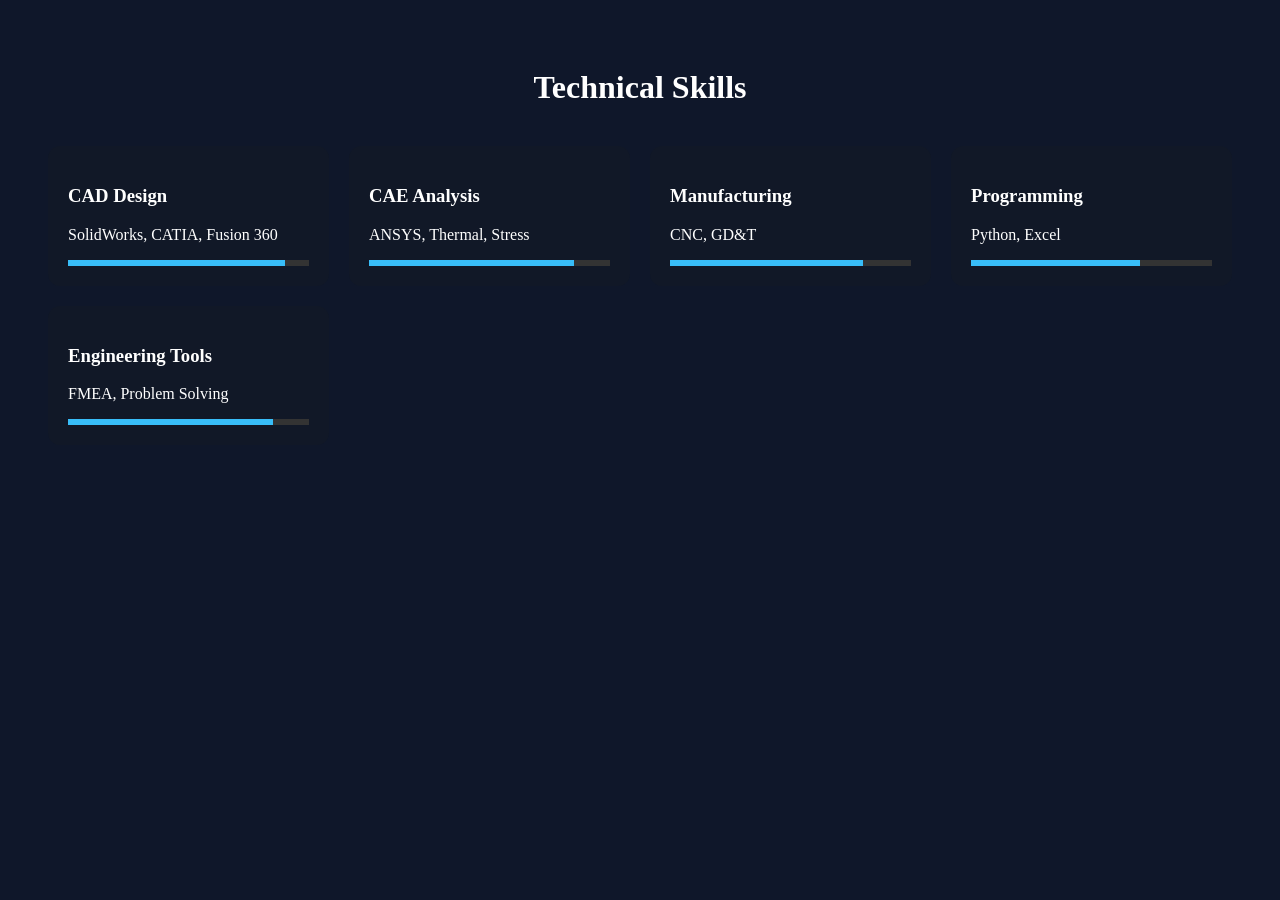
<file: skills.html>
<!DOCTYPE html>
<html>
<head>
<title>Skills | Vaibhav</title>

<style>
body{
background:#0f172a;
color:white;
font-family:Poppins;
padding:40px;
}

h1{text-align:center;}

.skills{
display:grid;
grid-template-columns:repeat(auto-fit,minmax(250px,1fr));
gap:20px;
margin-top:40px;
}

.card{
background:#111827;
padding:20px;
border-radius:12px;
transition:0.3s;
}

.card:hover{
transform:translateY(-10px);
box-shadow:0 0 20px #38bdf8;
}

.progress{
height:6px;
background:#333;
margin-top:10px;
}

.progress div{
height:100%;
background:#38bdf8;
}
</style>
</head>

<body>

<h1>Technical Skills</h1>

<div class="skills">

<div class="card">
<h3>CAD Design</h3>
<p>SolidWorks, CATIA, Fusion 360</p>
<div class="progress"><div style="width:90%"></div></div>
</div>

<div class="card">
<h3>CAE Analysis</h3>
<p>ANSYS, Thermal, Stress</p>
<div class="progress"><div style="width:85%"></div></div>
</div>

<div class="card">
<h3>Manufacturing</h3>
<p>CNC, GD&T</p>
<div class="progress"><div style="width:80%"></div></div>
</div>

<div class="card">
<h3>Programming</h3>
<p>Python, Excel</p>
<div class="progress"><div style="width:70%"></div></div>
</div>

<div class="card">
<h3>Engineering Tools</h3>
<p>FMEA, Problem Solving</p>
<div class="progress"><div style="width:85%"></div></div>
</div>

</div>

</body>
</html>
</file>
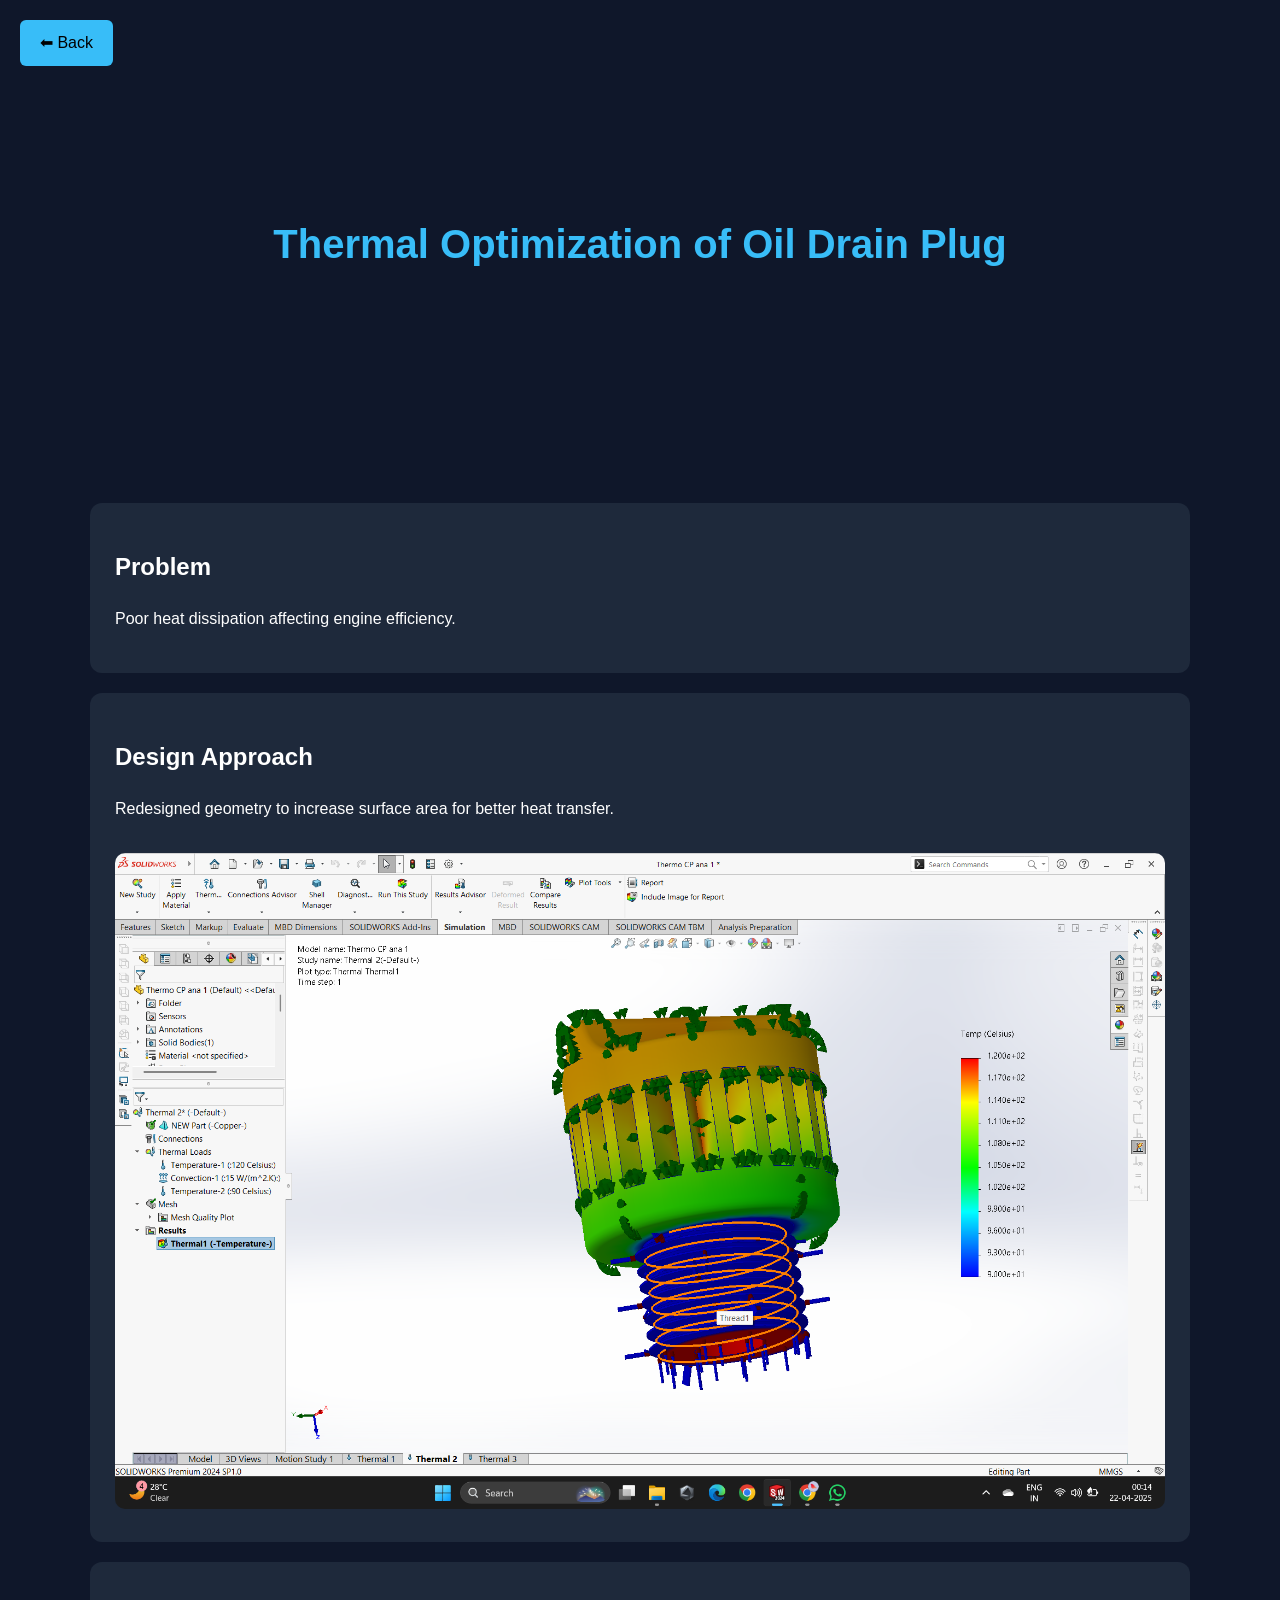
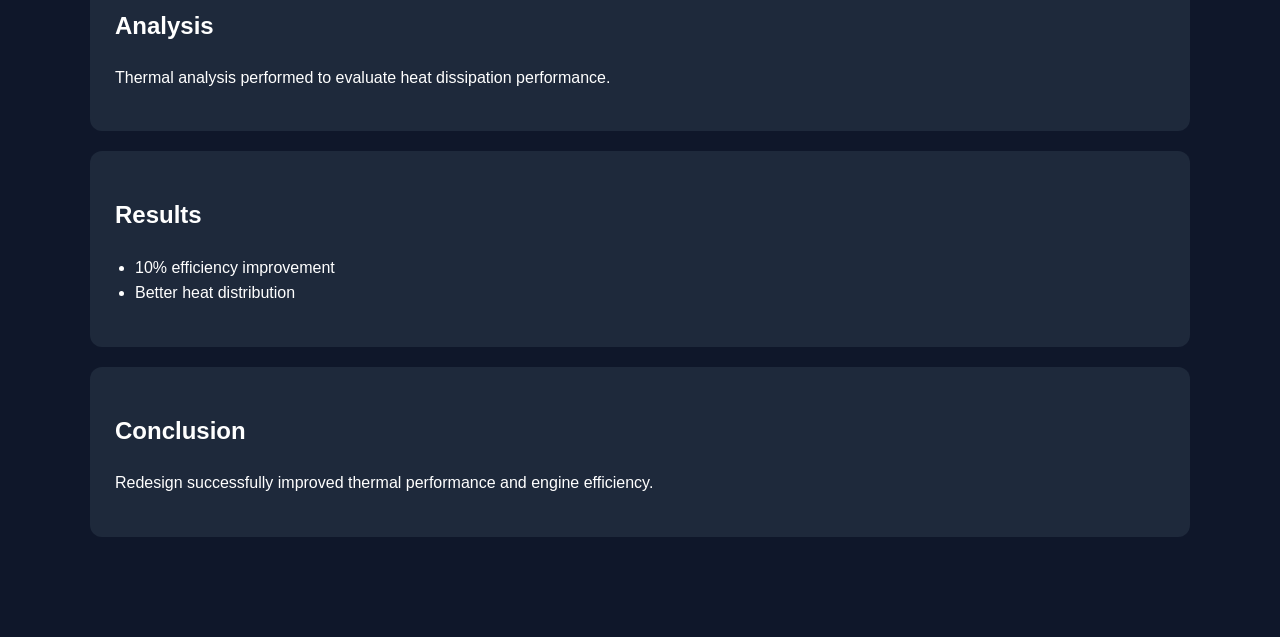
<file: thermal.html>
<!DOCTYPE html>
<html>
<head>
<link rel="stylesheet" href="style.css">
</head>

<body>

<a href="projects.html" class="back-btn">⬅ Back</a>

<div class="project-hero">
<h1>Thermal Optimization of Oil Drain Plug</h1>
</div>

<section>

<div class="section-box">
<h2>Problem</h2>
<p>
Poor heat dissipation affecting engine efficiency.
</p>
</div>

<div class="section-box">
<h2>Design Approach</h2>
<p>
Redesigned geometry to increase surface area for better heat transfer.
</p>

<img src="thermal.jpg" class="project-img">
</div>

<div class="section-box">
<h2>Analysis</h2>
<p>
Thermal analysis performed to evaluate heat dissipation performance.
</p>
</div>

<div class="section-box">
<h2>Results</h2>
<ul>
<li>10% efficiency improvement</li>
<li>Better heat distribution</li>
</ul>
</div>

<div class="section-box">
<h2>Conclusion</h2>
<p>
Redesign successfully improved thermal performance and engine efficiency.
</p>
</div>

</section>

</body>
</html>
</file>
<file: style.css>
body{
margin:0;
font-family:'Poppins',sans-serif;
background:#0f172a;
color:white;
line-height:1.6;
}

header{
display:flex;
justify-content:space-between;
padding:20px 50px;
background:#020617;
position:sticky;
top:0;
}

nav a{
color:white;
margin:10px;
text-decoration:none;
transition:0.3s;
}

nav a:hover{
color:#38bdf8;
}

section{
padding:80px 50px;
max-width:1100px;
margin:auto;
}

.hero{
display:flex;
align-items:center;
justify-content:space-between;
height:90vh;
}

.hero img{
width:300px;
border-radius:20px;
box-shadow:0 0 40px rgba(56,189,248,0.5);
}

.btn{
padding:12px 25px;
background:#38bdf8;
border:none;
cursor:pointer;
border-radius:8px;
}

.card{
background:#1e293b;
padding:20px;
margin:20px 0;
border-radius:12px;
transition:0.3s;
}

.card:hover{
transform:translateY(-5px);
}

ul{
padding-left:20px;
}.project-hero{
text-align:center;
padding:100px 20px;
}

.project-hero h1{
font-size:40px;
color:#38bdf8;
}

.section-box{
background:#1e293b;
padding:25px;
margin:20px 0;
border-radius:12px;
transition:0.3s;
}

.section-box:hover{
transform:translateY(-5px);
}

.project-img{
width:100%;
border-radius:10px;
margin-top:15px;
}

.back-btn{
margin:20px;
display:inline-block;
padding:10px 20px;
background:#38bdf8;
color:black;
text-decoration:none;
border-radius:6px;
}.skills-grid{
display:grid;
grid-template-columns:repeat(auto-fit,minmax(250px,1fr));
gap:25px;
margin-top:40px;
}

.skill-card{
background:rgba(255,255,255,0.05);
padding:20px;
border-radius:15px;
transition:0.3s;
cursor:pointer;
}

.skill-card:hover{
transform:translateY(-10px) scale(1.03);
box-shadow:0 0 20px rgba(56,189,248,0.3);
}

.skill-card h2{
color:#38bdf8;
margin-bottom:10px;
}

.highlight{
color:#cbd5f5;
font-size:14px;
margin-top:10px;
}.cards{
display:grid;
grid-template-columns:repeat(auto-fit,minmax(250px,1fr));
gap:25px;
margin-top:40px;
}

.card{
background:rgba(255,255,255,0.05);
padding:20px;
border-radius:15px;
transition:0.3s;
}

.card:hover{
transform:translateY(-10px) scale(1.03);
box-shadow:0 0 20px rgba(56,189,248,0.3);
}

.card h3{
color:#38bdf8;
margin-bottom:10px;
}

.highlight{
color:#cbd5f5;
font-size:14px;
margin-top:10px;
}.skills-section{
background:#0b0f19;
padding:80px 20px;
text-align:center;
}

.skills-section h1{
font-size:40px;
margin-bottom:10px;
}

.subtitle{
color:#aaa;
margin-bottom:40px;
}

.skills-container{
display:grid;
grid-template-columns:repeat(auto-fit,minmax(180px,1fr));
gap:25px;
max-width:1000px;
margin:auto;
}

.skill-box{
background:#111827;
padding:20px;
border-radius:12px;
transition:0.3s;
}

.skill-box:hover{
transform:translateY(-10px);
box-shadow:0 0 20px rgba(255,255,0,0.3);
}

.skill-box img{
width:50px;
margin-bottom:10px;
}

.skill-box h3{
margin-bottom:5px;
color:white;
}

.skill-box p{
font-size:14px;
color:#ccc;
}
</file>
